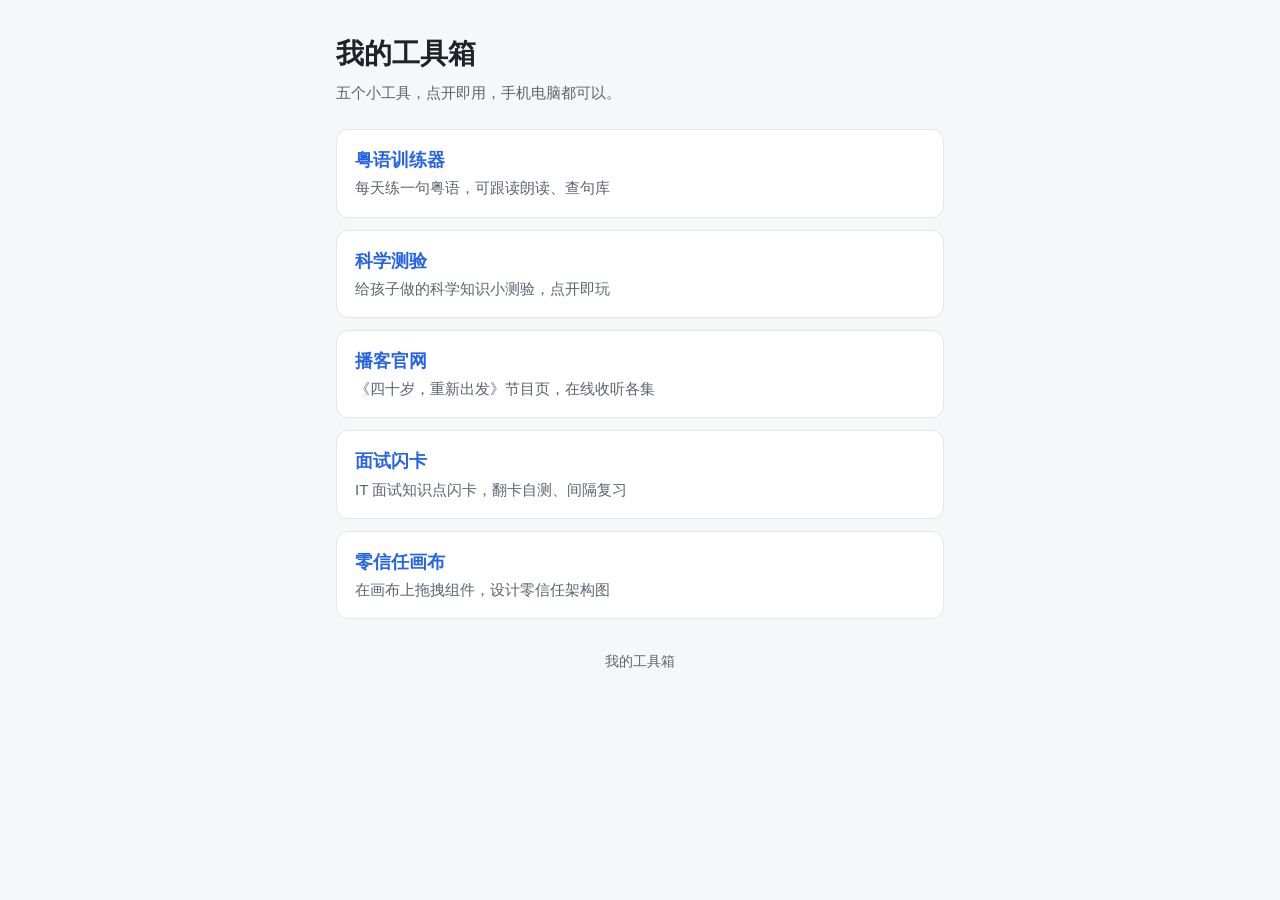
<file: index.html>
<!DOCTYPE html>
<html lang="zh-CN">
<head>
<meta charset="utf-8">
<meta name="viewport" content="width=device-width, initial-scale=1">
<title>我的工具箱</title>
<style>
  :root { --bg: #f6f7f9; --card: #fff; --text: #1f2328; --muted: #5b6470; --accent: #2563eb; --border: #e3e6ea; }
  * { box-sizing: border-box; }
  body { margin: 0; background: var(--bg); color: var(--text);
    font-family: -apple-system, BlinkMacSystemFont, "PingFang SC", "Hiragino Sans GB", "Microsoft YaHei", "Noto Sans CJK SC", sans-serif;
    line-height: 1.6; }
  main { max-width: 640px; margin: 0 auto; padding: 32px 16px 48px; }
  h1 { margin: 0 0 4px; font-size: 1.75rem; }
  .sub { margin: 0 0 24px; color: var(--muted); font-size: 0.95rem; }
  ul { list-style: none; margin: 0; padding: 0; display: grid; gap: 12px; }
  a.card { display: block; padding: 16px 18px; background: var(--card); border: 1px solid var(--border);
    border-radius: 12px; color: inherit; text-decoration: none; transition: border-color .15s, box-shadow .15s; }
  a.card:hover, a.card:focus-visible { border-color: var(--accent); box-shadow: 0 2px 10px rgba(37, 99, 235, .12); outline: none; }
  .name { display: block; font-size: 1.1rem; font-weight: 600; color: var(--accent); }
  .note { display: block; margin-top: 2px; color: var(--muted); font-size: 0.95rem; }
  footer { margin-top: 32px; color: var(--muted); font-size: 0.85rem; text-align: center; }
</style>
</head>
<body>
<main>
  <h1>我的工具箱</h1>
  <p class="sub">五个小工具，点开即用，手机电脑都可以。</p>
  <ul>
    <li><a class="card" href="cantonese-coach/"><span class="name">粤语训练器</span><span class="note">每天练一句粤语，可跟读朗读、查句库</span></a></li>
    <li><a class="card" href="kids-science-quiz/"><span class="name">科学测验</span><span class="note">给孩子做的科学知识小测验，点开即玩</span></a></li>
    <li><a class="card" href="podcast-website/"><span class="name">播客官网</span><span class="note">《四十岁，重新出发》节目页，在线收听各集</span></a></li>
    <li><a class="card" href="interview-flashcards/"><span class="name">面试闪卡</span><span class="note">IT 面试知识点闪卡，翻卡自测、间隔复习</span></a></li>
    <li><a class="card" href="ztna-canvas/"><span class="name">零信任画布</span><span class="note">在画布上拖拽组件，设计零信任架构图</span></a></li>
  </ul>
  <footer>我的工具箱</footer>
</main>
</body>
</html>
</file>
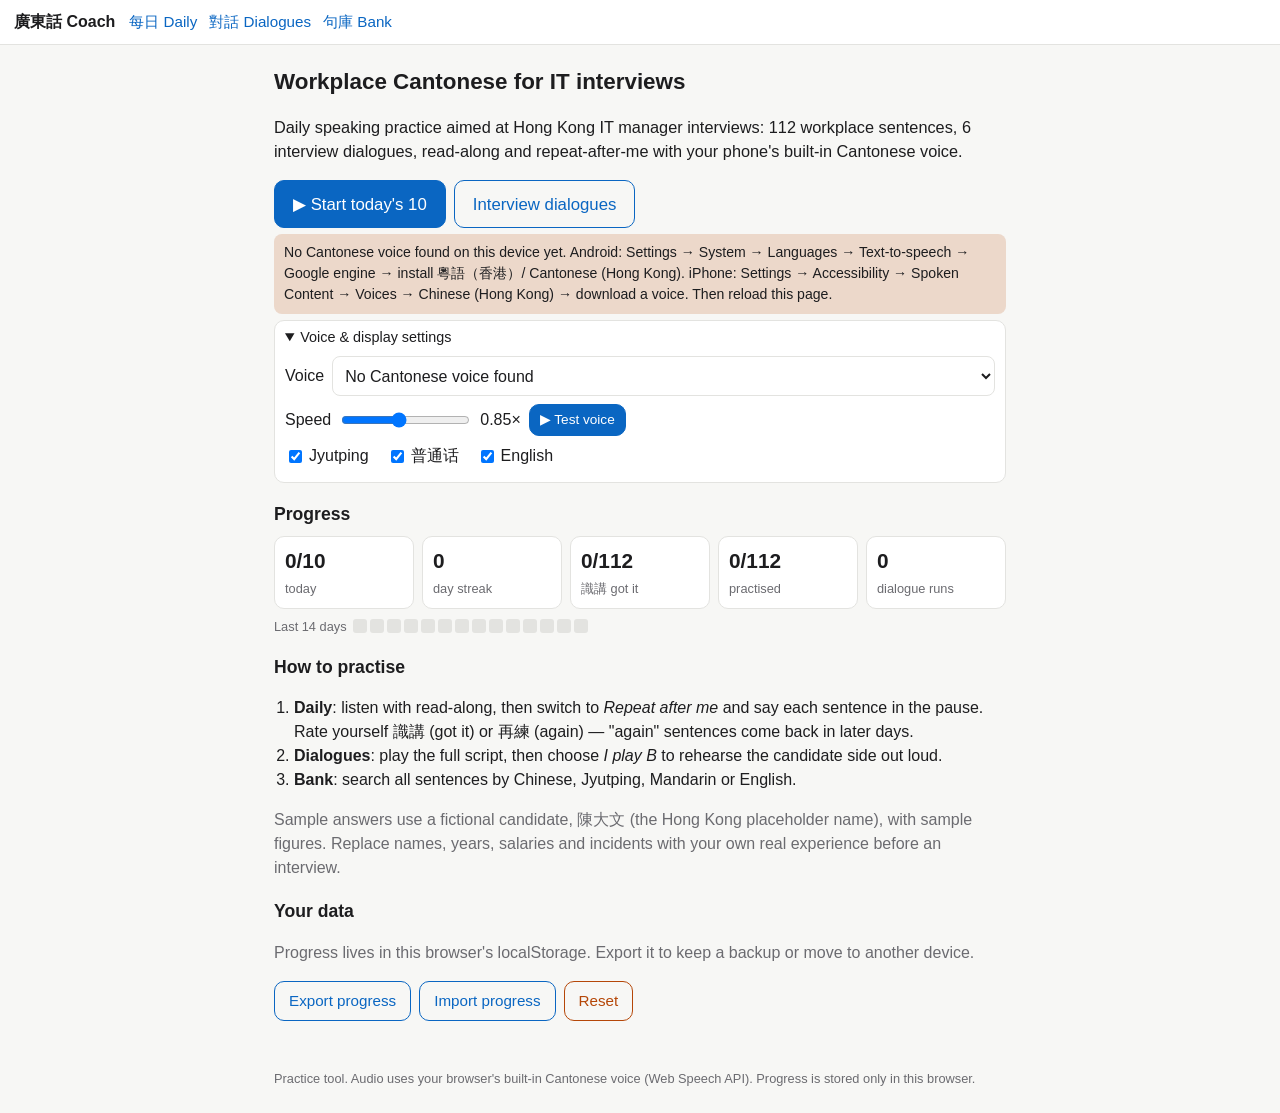
<file: cantonese-coach/index.html>
<!doctype html>
<html lang="en">
<head>
<meta charset="utf-8">
<meta name="viewport" content="width=device-width, initial-scale=1, viewport-fit=cover">
<meta name="color-scheme" content="light dark">
<title>Home · Cantonese Coach</title>
<link rel="stylesheet" href="css/style.css">
</head>
<body>
<header class="top">
  <a class="brand" href="index.html">廣東話 Coach</a>
  <nav>
    <a href="daily.html">每日 Daily</a>
    <a href="dialogues.html">對話 Dialogues</a>
    <a href="bank.html">句庫 Bank</a>
  </nav>
</header>
<main>
<section class="hero">
  <h1>Workplace Cantonese for IT interviews</h1>
  <p>Daily speaking practice aimed at Hong Kong IT manager interviews: <span id="bank-size"></span> workplace sentences, <span id="dialogue-count"></span> interview dialogues, read-along and repeat-after-me with your phone's built-in Cantonese voice.</p>
  <div class="cta">
    <a class="btn big" href="daily.html">▶ Start today's 10</a>
    <a class="btn big ghost" href="dialogues.html">Interview dialogues</a>
  </div>
</section>
<section id="voice"></section>
<section>
  <h2>Progress</h2>
  <div id="stats"></div>
</section>
<section class="notes">
  <h2>How to practise</h2>
  <ol>
    <li><b>Daily</b>: listen with read-along, then switch to <i>Repeat after me</i> and say each sentence in the pause. Rate yourself 識講 (got it) or 再練 (again) — "again" sentences come back in later days.</li>
    <li><b>Dialogues</b>: play the full script, then choose <i>I play B</i> to rehearse the candidate side out loud.</li>
    <li><b>Bank</b>: search all sentences by Chinese, Jyutping, Mandarin or English.</li>
  </ol>
  <p class="muted">Sample answers use a fictional candidate, 陳大文 (the Hong Kong placeholder name), with sample figures. Replace names, years, salaries and incidents with your own real experience before an interview.</p>
</section>
<section>
  <h2>Your data</h2>
  <p class="muted">Progress lives in this browser's localStorage. Export it to keep a backup or move to another device.</p>
  <div class="actions">
    <button class="btn ghost" id="export" type="button">Export progress</button>
    <label class="btn ghost file">Import progress<input id="import" type="file" accept="application/json,.json"></label>
    <button class="btn warn" id="reset" type="button">Reset</button>
  </div>
</section>
</main>
<footer class="foot muted">Practice tool. Audio uses your browser's built-in Cantonese voice (Web Speech API). Progress is stored only in this browser.</footer>
<script src="data/categories.js"></script>
<script src="data/sentences.js"></script>
<script src="data/dialogues.js"></script>
<script src="js/store.js"></script>
<script src="js/speech.js"></script>
<script src="js/ui.js"></script>
<script src="js/home.js"></script>
</body>
</html>
</file>
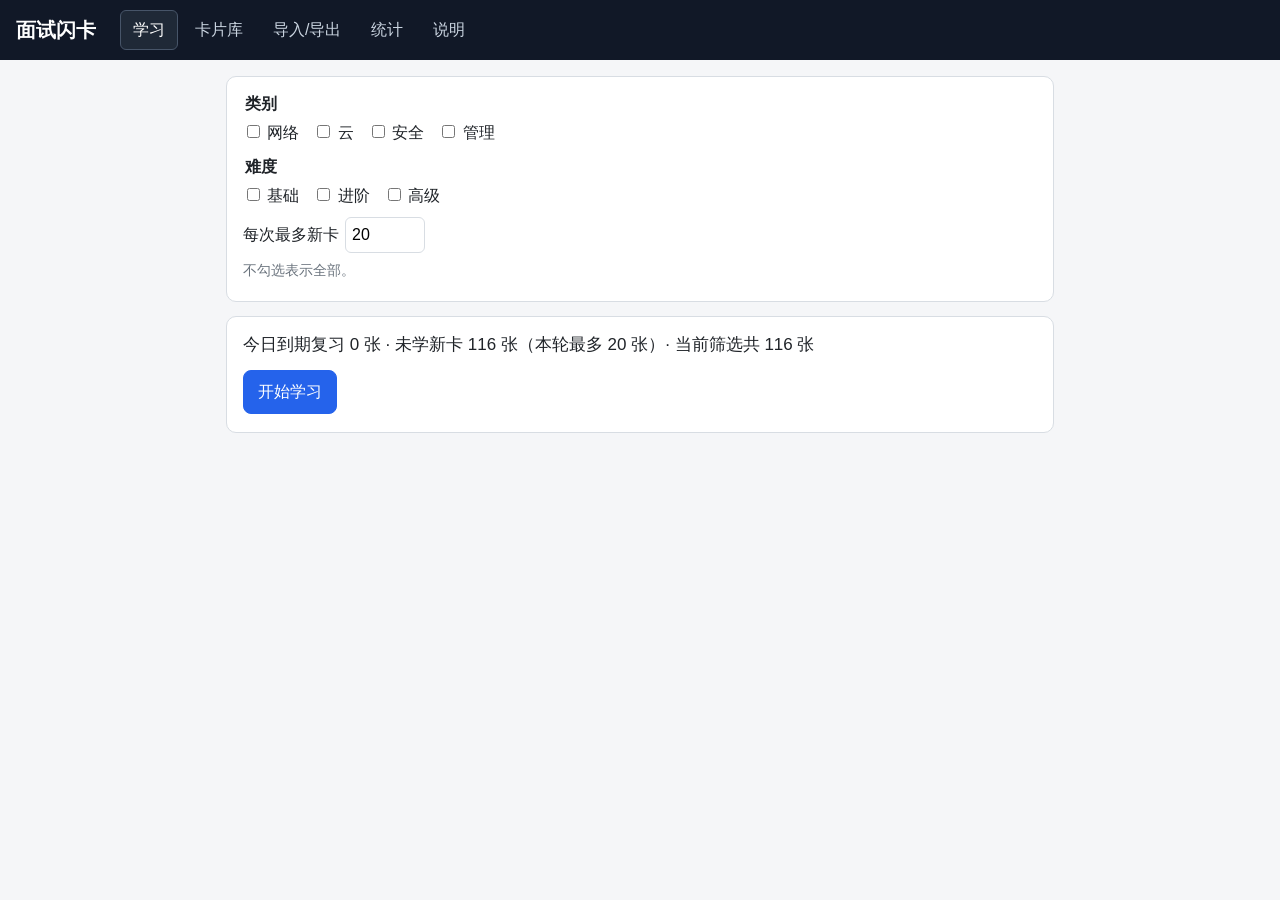
<file: interview-flashcards/index.html>
<!DOCTYPE html>
<html lang="zh-CN">
<head>
  <meta charset="utf-8">
  <meta name="viewport" content="width=device-width, initial-scale=1">
  <meta http-equiv="Content-Security-Policy" content="default-src 'none'; script-src 'self'; style-src 'self'; img-src 'self'; connect-src 'none'; form-action 'none'; base-uri 'none'">
  <meta name="referrer" content="no-referrer">
  <title>面试闪卡 · interview-flashcards</title>
  <link rel="stylesheet" href="css/style.css">
</head>
<body>
  <header class="topbar">
    <h1>面试闪卡</h1>
    <nav class="tabs" aria-label="主导航">
      <button type="button" class="tab active" data-view="study">学习</button>
      <button type="button" class="tab" data-view="library">卡片库</button>
      <button type="button" class="tab" data-view="io">导入/导出</button>
      <button type="button" class="tab" data-view="stats">统计</button>
      <button type="button" class="tab" data-view="about">说明</button>
    </nav>
  </header>

  <div id="banner" class="banner" hidden></div>

  <main>
    <section id="view-study" class="view">
      <div class="panel filters">
        <fieldset>
          <legend>类别</legend>
          <div id="study-categories" class="chips"></div>
        </fieldset>
        <fieldset>
          <legend>难度</legend>
          <div id="study-difficulties" class="chips"></div>
        </fieldset>
        <label class="inline">每次最多新卡
          <input id="new-limit" type="number" min="0" max="500" step="1">
        </label>
        <p class="hint">不勾选表示全部。</p>
      </div>

      <div class="panel">
        <p id="study-summary" class="summary"></p>
        <button type="button" id="start-btn" class="primary">开始学习</button>
        <button type="button" id="end-btn" class="secondary" hidden>结束本轮</button>
      </div>

      <div id="card-panel" class="panel card" hidden>
        <div class="card-meta">
          <span id="card-category" class="badge"></span>
          <span id="card-difficulty" class="badge muted"></span>
          <span id="card-mode" class="badge warn" hidden>重学</span>
          <span id="session-progress" class="right"></span>
        </div>
        <div id="card-front" class="front"></div>
        <button type="button" id="show-btn" class="primary">显示答案（空格）</button>
        <div id="card-back-wrap" hidden>
          <hr>
          <div id="card-back" class="back"></div>
          <p id="card-ref" class="ref"></p>
          <p class="hint">你回忆得怎么样？（键盘 0–5）</p>
          <div id="grades" class="grades"></div>
        </div>
      </div>

      <div id="done-panel" class="panel" hidden>
        <p class="summary">本轮完成。评分低于 4 的卡片已在本轮内重复，直到达到 4 分以上。</p>
      </div>
    </section>

    <section id="view-library" class="view" hidden>
      <div class="panel filters">
        <label class="inline">搜索 <input id="lib-search" type="search" placeholder="关键词"></label>
        <label class="inline">类别 <select id="lib-category"></select></label>
        <label class="inline">难度 <select id="lib-difficulty"></select></label>
        <span id="lib-count" class="hint"></span>
      </div>
      <div id="lib-list"></div>
    </section>

    <section id="view-io" class="view" hidden>
      <div class="panel">
        <h2>导出</h2>
        <p class="hint">导出当前卡组为 JSON 文件，可选择是否包含学习进度。</p>
        <button type="button" id="export-cards" class="secondary">导出卡组</button>
        <button type="button" id="export-all" class="secondary">导出卡组 + 学习进度</button>
      </div>
      <div class="panel">
        <h2>导入</h2>
        <p><input id="import-file" type="file" accept=".json,application/json"></p>
        <p>
          <label><input type="radio" name="import-mode" value="merge" checked> 合并（新 id 加入，相同 id 覆盖内容，保留进度）</label><br>
          <label><input type="radio" name="import-mode" value="replace"> 替换（卡组只保留文件中的卡片）</label>
        </p>
        <p><label><input id="import-progress" type="checkbox"> 同时导入文件中的学习进度（覆盖同 id 的本地进度）</label></p>
        <button type="button" id="import-btn" class="primary">导入</button>
        <div id="import-report" class="report" hidden></div>
      </div>
      <div class="panel">
        <h2>重置</h2>
        <button type="button" id="restore-seed" class="secondary">恢复内置卡组</button>
        <button type="button" id="reset-progress" class="danger">清除全部学习进度</button>
        <p id="reset-report" class="hint"></p>
      </div>
    </section>

    <section id="view-stats" class="view" hidden>
      <div class="panel">
        <table class="stats">
          <thead><tr><th>类别</th><th>卡片</th><th>已学</th><th>今日到期</th><th>7 天内到期</th><th>平均 EF</th></tr></thead>
          <tbody id="stats-body"></tbody>
        </table>
        <p id="stats-source" class="hint"></p>
      </div>
    </section>

    <section id="view-about" class="view" hidden>
      <div class="panel prose">
        <h2>SM-2 是怎么排期的</h2>
        <p>每次复习后按 0–5 给自己打分：</p>
        <ul>
          <li><b>5</b> 完美回忆；<b>4</b> 正确，稍有犹豫；<b>3</b> 正确，但非常吃力；</li>
          <li><b>2</b> 错误，但看答案后觉得很容易；<b>1</b> 错误，看答案后想起来了；<b>0</b> 完全想不起来。</li>
        </ul>
        <p>得分 ≥ 3：连续正确次数 n 加 1，间隔依次为 1 天、6 天，之后为「上次间隔 × EF」（向上取整）；然后更新难度系数 EF（初始 2.5，最低 1.3）。</p>
        <p>得分 &lt; 3：从头开始，n 归零，明天再复习，EF 保持不变。</p>
        <p>当天每张卡第一次评分决定排期；评分低于 4 的卡会在本轮末尾重复出现，直到达到 4 分，这些重复不改变排期。</p>
        <h2>数据存在哪里</h2>
        <p>所有卡片和进度只保存在本浏览器的 localStorage 中，不联网、不上传。换浏览器或清除站点数据前，请先在「导入/导出」页导出备份。</p>
      </div>
    </section>
  </main>

  <script src="js/sm2.js"></script>
  <script src="js/deck.js"></script>
  <script src="js/study.js"></script>
  <script src="js/storage.js"></script>
  <script src="js/seed-deck.js"></script>
  <script src="js/app.js"></script>
</body>
</html>
</file>
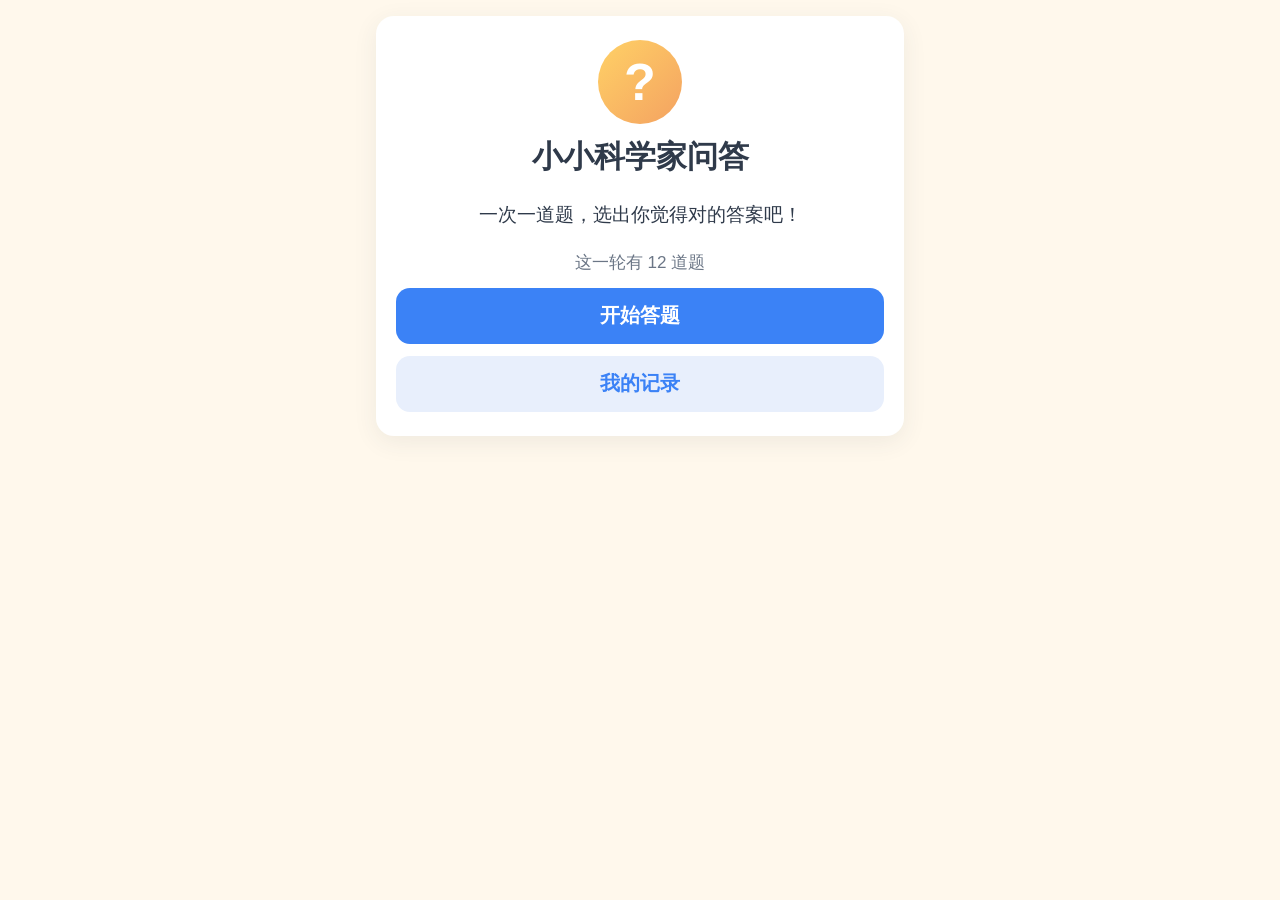
<file: kids-science-quiz/index.html>
<!DOCTYPE html>
<html lang="zh-CN">
<head>
  <meta charset="utf-8">
  <meta name="viewport" content="width=device-width, initial-scale=1, viewport-fit=cover">
  <meta http-equiv="Content-Security-Policy" content="default-src 'none'; script-src 'self'; style-src 'self'; img-src 'self' data:; connect-src 'none'; form-action 'none'; base-uri 'none'">
  <meta name="referrer" content="no-referrer">
  <title>小小科学家问答</title>
  <link rel="stylesheet" href="style.css">
</head>
<body>
  <main id="app" class="app">
    <section id="screen-start" class="screen">
      <div class="badge" aria-hidden="true">?</div>
      <h1 id="title">小小科学家问答</h1>
      <p class="lead">一次一道题，选出你觉得对的答案吧！</p>
      <p id="bank-info" class="muted"></p>
      <p id="progress-snapshot" class="muted"></p>
      <button id="btn-start" class="btn btn-primary" type="button">开始答题</button>
      <button id="btn-records" class="btn btn-secondary" type="button">我的记录</button>
      <div id="bank-errors" class="errors" hidden></div>
    </section>

    <section id="screen-question" class="screen" hidden>
      <div class="topbar">
        <span id="q-counter"></span>
        <span id="q-score"></span>
      </div>
      <div class="bar" aria-hidden="true"><div id="q-bar" class="bar-fill"></div></div>
      <p id="q-topic" class="topic"></p>
      <h2 id="q-text" class="question"></h2>
      <div id="q-options" class="options" role="group" aria-label="选项"></div>
      <div id="q-feedback" class="feedback" hidden aria-live="polite">
        <p id="fb-title" class="fb-title"></p>
        <p id="fb-answer" class="fb-answer"></p>
        <p id="fb-explanation" class="fb-explanation"></p>
        <button id="btn-next" class="btn btn-primary" type="button">下一题</button>
      </div>
    </section>

    <section id="screen-end" class="screen" hidden>
      <h2>答题完成！</h2>
      <p id="end-stars" class="stars" aria-hidden="true"></p>
      <p id="end-score" class="big-score"></p>
      <p id="end-message" class="lead"></p>
      <div id="end-missed" class="missed" hidden>
        <h3>再看一看这些题：</h3>
        <ul id="end-missed-list"></ul>
      </div>
      <p id="end-save-note" class="muted" hidden>这台设备不能保存记录，但这次的成绩依然很棒！</p>
      <button id="btn-again" class="btn btn-primary" type="button">再玩一次</button>
      <button id="btn-home" class="btn btn-secondary" type="button">回到首页</button>
    </section>

    <section id="screen-records" class="screen" hidden>
      <h2>我的记录</h2>
      <dl class="stats">
        <div><dt>玩了几次</dt><dd id="rec-plays"></dd></div>
        <div><dt>最好成绩</dt><dd id="rec-best"></dd></div>
        <div><dt>答对率</dt><dd id="rec-rate"></dd></div>
      </dl>
      <h3>最近几次</h3>
      <ul id="rec-history" class="history"></ul>
      <button id="btn-records-home" class="btn btn-primary" type="button">回到首页</button>
      <button id="btn-reset" class="btn btn-link" type="button">清除记录（家长）</button>
    </section>
  </main>
  <script src="questions.js"></script>
  <script src="quiz-core.js"></script>
  <script src="app.js"></script>
</body>
</html>
</file>
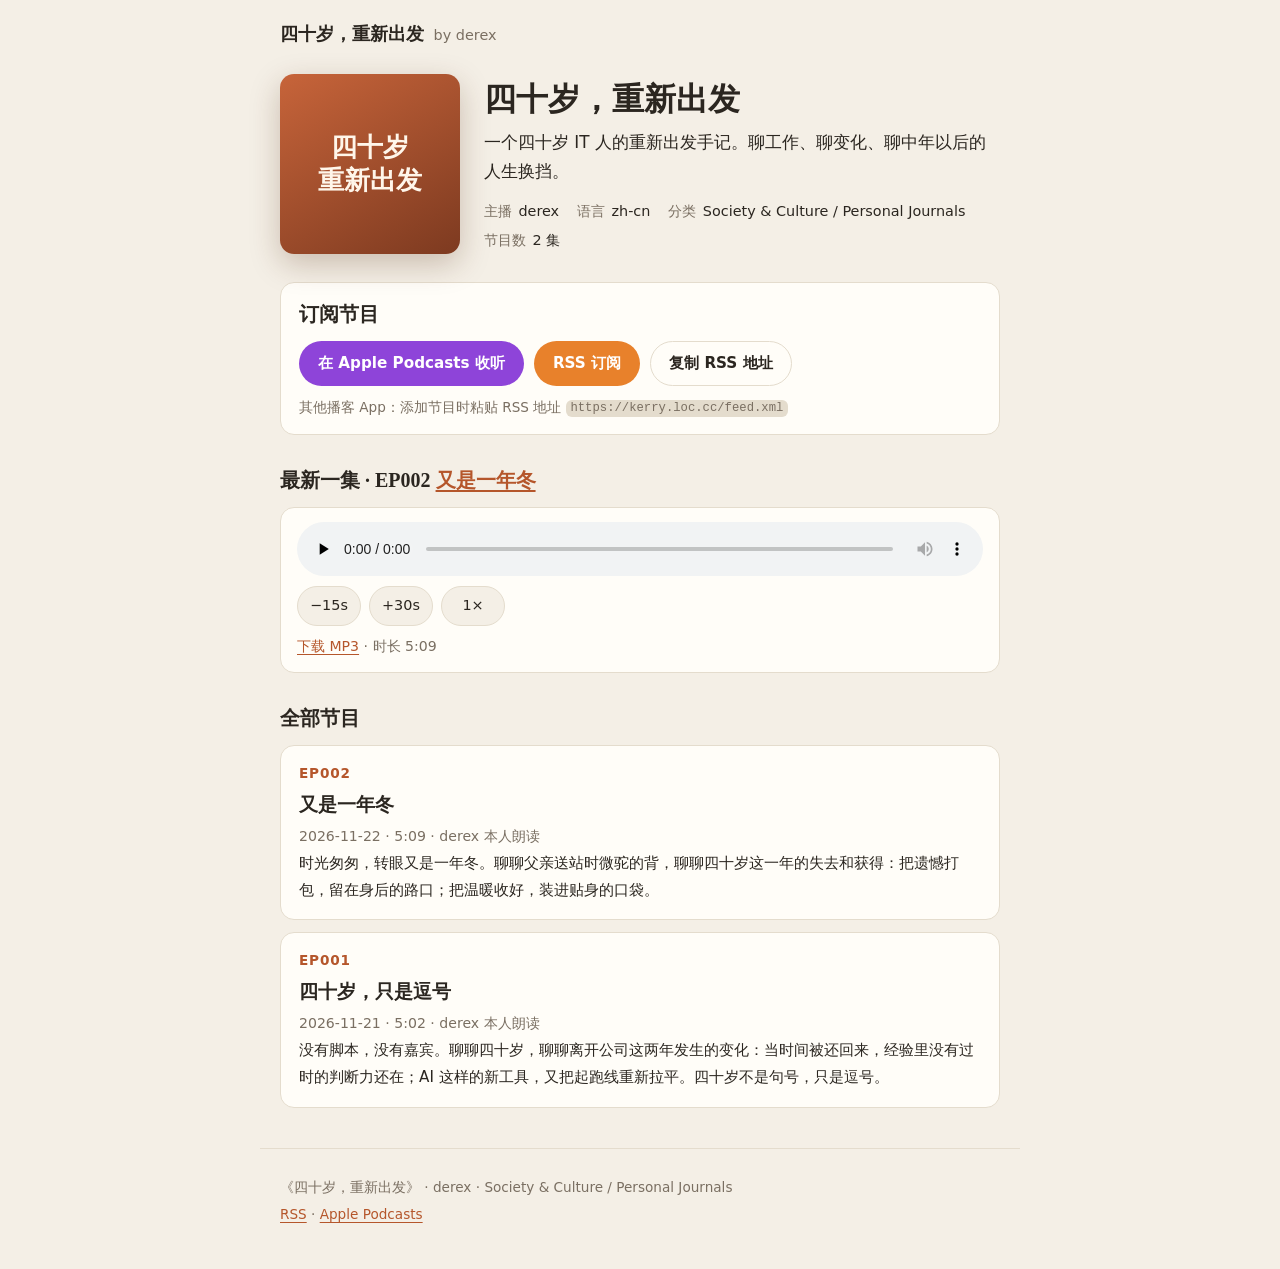
<file: podcast-website/index.html>
<!doctype html>
<html lang="zh-cn">
<head>
  <meta charset="utf-8">
  <meta name="viewport" content="width=device-width, initial-scale=1">
  <title>四十岁，重新出发</title>
  <meta name="description" content="一个四十岁 IT 人的重新出发手记。聊工作、聊变化、聊中年以后的人生换挡。">
  <meta property="og:title" content="四十岁，重新出发">
  <meta property="og:description" content="一个四十岁 IT 人的重新出发手记。聊工作、聊变化、聊中年以后的人生换挡。">
  <meta name="theme-color" content="#f4efe6">
  <link rel="alternate" type="application/rss+xml" title="四十岁，重新出发" href="https://kerry.loc.cc/feed.xml">
  <link rel="stylesheet" href="assets/style.css">
</head>
<body>
  <header class="site-header">
    <a class="brand" href="index.html">四十岁，重新出发</a>
    <span class="brand-sub">by derex</span>
  </header>
  <main class="container">
    <section class="hero">
      <div class="cover" aria-hidden="true"><span>四十岁</span><span>重新出发</span></div>
      <div class="hero-text">
        <h1>四十岁，重新出发</h1>
        <p class="lead">一个四十岁 IT 人的重新出发手记。聊工作、聊变化、聊中年以后的人生换挡。</p>
        <dl class="show-facts">
          <div><dt>主播</dt><dd>derex</dd></div>
          <div><dt>语言</dt><dd>zh-cn</dd></div>
          <div><dt>分类</dt><dd>Society &amp; Culture / Personal Journals</dd></div>
          <div><dt>节目数</dt><dd>2 集</dd></div>
        </dl>
      </div>
    </section>
    <section class="subscribe" aria-labelledby="subscribe-title">
      <h2 id="subscribe-title">订阅节目</h2>
      <div class="sub-buttons">
        <a class="btn btn-apple" href="https://podcasts.apple.com/us/podcast/%E5%9B%9B%E5%8D%81%E5%B2%81-%E9%87%8D%E6%96%B0%E5%87%BA%E5%8F%91/id6837763099?uo=4" rel="noopener" data-sub="apple">在 Apple Podcasts 收听</a>
        <a class="btn btn-rss" href="https://kerry.loc.cc/feed.xml" data-sub="rss">RSS 订阅</a>
        <button class="btn btn-copy" type="button" data-copy="https://kerry.loc.cc/feed.xml">复制 RSS 地址</button>
      </div>
      <p class="sub-hint">其他播客 App：添加节目时粘贴 RSS 地址 <code>https://kerry.loc.cc/feed.xml</code></p>
    </section>
    <section class="latest" aria-labelledby="latest-title">
      <h2 id="latest-title">最新一集 · EP002 <a href="episodes/ep002.html">又是一年冬</a></h2>
      <div class="player" data-episode="ep002">
        <audio controls preload="none" src="https://kerry.loc.cc/episodes/ep002-2026-11-22.mp3">
          你的浏览器不支持音频播放，请 <a href="https://kerry.loc.cc/episodes/ep002-2026-11-22.mp3">直接打开音频</a>。
        </audio>
        <div class="player-controls" hidden>
          <button type="button" data-skip="-15" aria-label="后退 15 秒">−15s</button>
          <button type="button" data-skip="30" aria-label="前进 30 秒">+30s</button>
          <button type="button" data-speed aria-label="播放速度">1×</button>
        </div>
        <p class="player-links"><a href="https://kerry.loc.cc/episodes/ep002-2026-11-22.mp3" download>下载 MP3</a> · 时长 5:09</p>
      </div>
    </section>
    <section class="episodes" aria-labelledby="episodes-title">
      <h2 id="episodes-title">全部节目</h2>
      <ol class="ep-list" reversed>
        <li class="ep-card">
          <a href="episodes/ep002.html">
            <span class="ep-code">EP002</span>
            <span class="ep-title">又是一年冬</span>
            <span class="ep-meta"><time datetime="2026-11-22">2026-11-22</time> · <span class="duration">5:09</span> · <span class="reader">derex 本人朗读</span></span>
            <span class="ep-summary">时光匆匆，转眼又是一年冬。聊聊父亲送站时微驼的背，聊聊四十岁这一年的失去和获得：把遗憾打包，留在身后的路口；把温暖收好，装进贴身的口袋。</span>
          </a>
        </li>
        <li class="ep-card">
          <a href="episodes/ep001.html">
            <span class="ep-code">EP001</span>
            <span class="ep-title">四十岁，只是逗号</span>
            <span class="ep-meta"><time datetime="2026-11-21">2026-11-21</time> · <span class="duration">5:02</span> · <span class="reader">derex 本人朗读</span></span>
            <span class="ep-summary">没有脚本，没有嘉宾。聊聊四十岁，聊聊离开公司这两年发生的变化：当时间被还回来，经验里没有过时的判断力还在；AI 这样的新工具，又把起跑线重新拉平。四十岁不是句号，只是逗号。</span>
          </a>
        </li>
      </ol>
    </section>
  </main>
  <footer class="site-footer">
    <p>《四十岁，重新出发》 · derex · Society &amp; Culture / Personal Journals</p>
    <p><a href="https://kerry.loc.cc/feed.xml">RSS</a> · <a href="https://podcasts.apple.com/us/podcast/%E5%9B%9B%E5%8D%81%E5%B2%81-%E9%87%8D%E6%96%B0%E5%87%BA%E5%8F%91/id6837763099?uo=4" rel="noopener">Apple Podcasts</a></p>
  </footer>
  <script src="assets/player.js" defer></script>
</body>
</html>
</file>
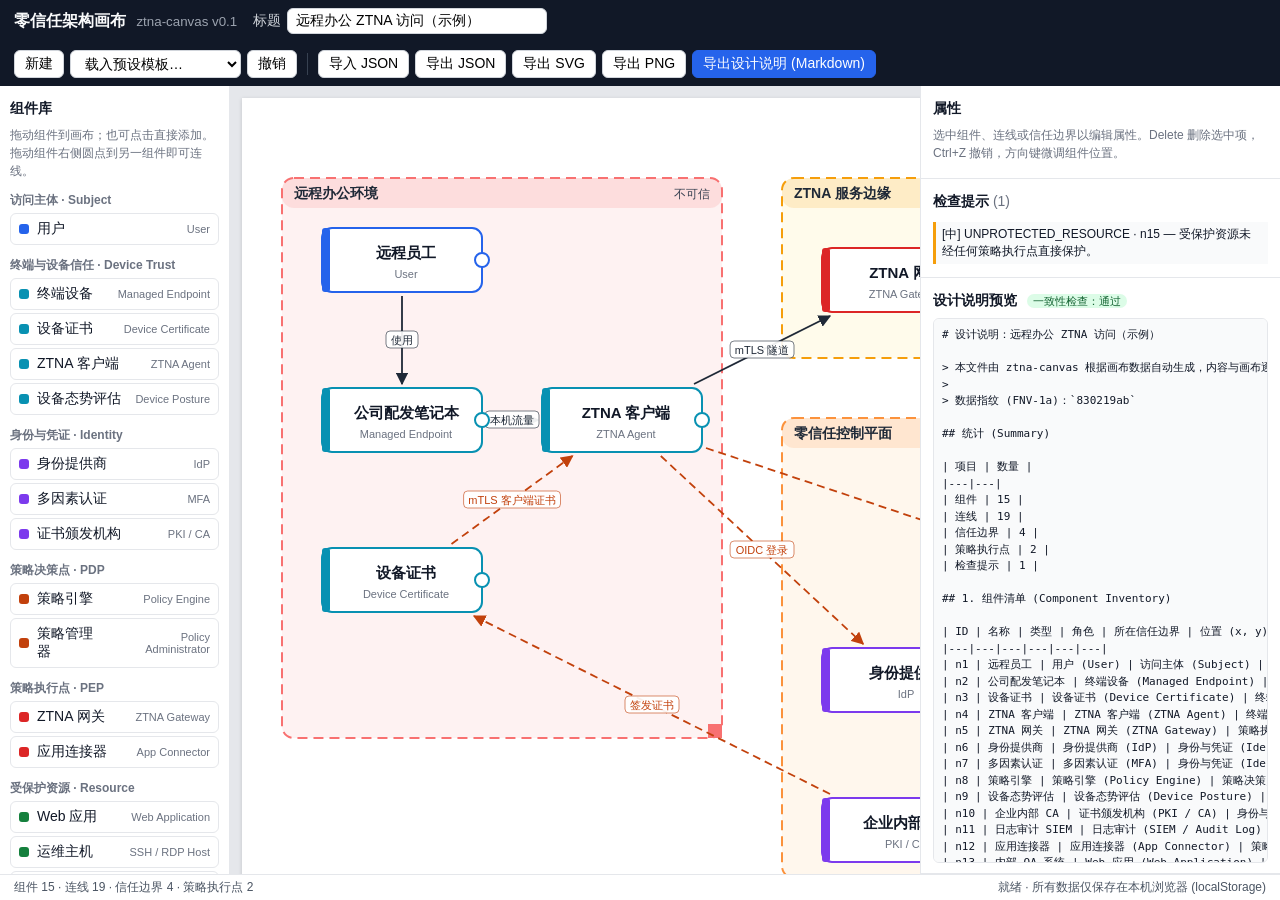
<file: ztna-canvas/index.html>
<!doctype html>
<html lang="zh-CN">
<head>
  <meta charset="utf-8">
  <meta http-equiv="Content-Security-Policy" content="default-src 'self'; script-src 'self'; style-src 'self'; img-src 'self' blob: data:; font-src 'self'; connect-src 'none'; object-src 'none'; base-uri 'none'; form-action 'none'">
  <meta name="viewport" content="width=device-width, initial-scale=1">
  <title>零信任架构画布 · ztna-canvas</title>
  <link rel="stylesheet" href="css/app.css">
</head>
<body>
  <header class="toolbar">
    <div class="brand">零信任架构画布 <small>ztna-canvas v0.1</small></div>
    <label class="title-field">标题 <input id="title-input" maxlength="60" aria-label="画布标题"></label>
    <div class="actions">
      <button id="btn-new" type="button">新建</button>
      <select id="preset-select" aria-label="载入预设模板"><option value="">载入预设模板…</option></select>
      <button id="btn-undo" type="button" title="Ctrl+Z">撤销</button>
      <span class="sep"></span>
      <button id="btn-import" type="button">导入 JSON</button>
      <input id="file-import" type="file" accept=".json,application/json" hidden>
      <button id="btn-export-json" type="button">导出 JSON</button>
      <button id="btn-export-svg" type="button">导出 SVG</button>
      <button id="btn-export-png" type="button">导出 PNG</button>
      <button id="btn-export-md" type="button" class="primary">导出设计说明 (Markdown)</button>
    </div>
  </header>
  <main class="layout">
    <aside class="palette" id="palette" aria-label="组件库">
      <h2>组件库</h2>
      <p class="hint">拖动组件到画布；也可点击直接添加。拖动组件右侧圆点到另一组件即可连线。</p>
      <div id="palette-groups"></div>
    </aside>
    <section class="canvas-wrap" id="canvas-wrap" aria-label="画布">
      <div id="canvas" class="canvas"></div>
    </section>
    <aside class="side">
      <section class="panel">
        <h2>属性</h2>
        <div id="props"></div>
      </section>
      <section class="panel">
        <h2>检查提示 <span id="findings-count" class="count"></span></h2>
        <ul id="findings" class="findings"></ul>
      </section>
      <section class="panel grow">
        <h2>设计说明预览 <span id="consistency-badge" class="badge"></span></h2>
        <pre id="notes-preview" class="notes"></pre>
      </section>
    </aside>
  </main>
  <footer class="status"><span id="status-counts"></span><span id="status-msg" role="status" aria-live="polite"></span></footer>
  <script src="js/core/util.js"></script>
  <script src="js/core/catalog.js"></script>
  <script src="js/core/geometry.js"></script>
  <script src="js/core/model.js"></script>
  <script src="js/core/analysis.js"></script>
  <script src="js/core/notes.js"></script>
  <script src="js/core/svg.js"></script>
  <script src="js/core/consistency.js"></script>
  <script src="js/core/presets.js"></script>
  <script src="js/ui/png.js"></script>
  <script src="js/ui/app.js"></script>
</body>
</html>
</file>
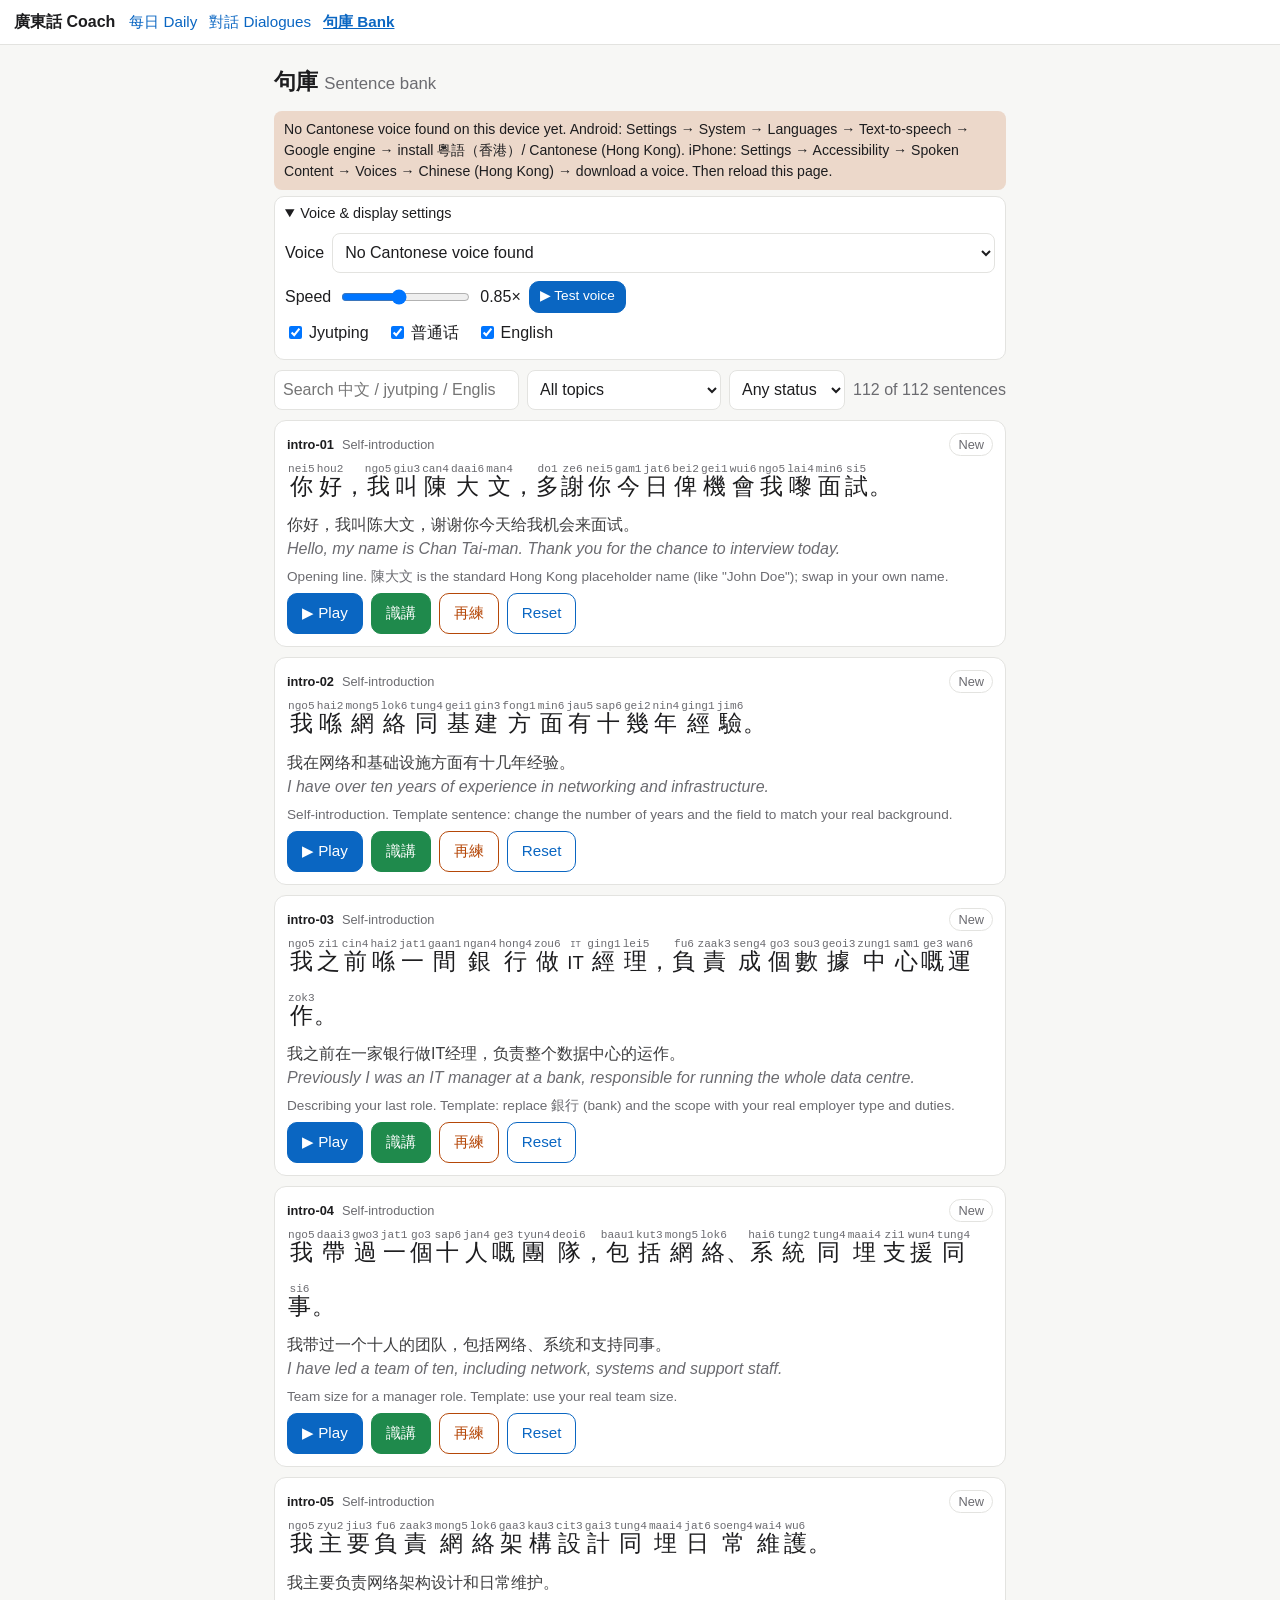
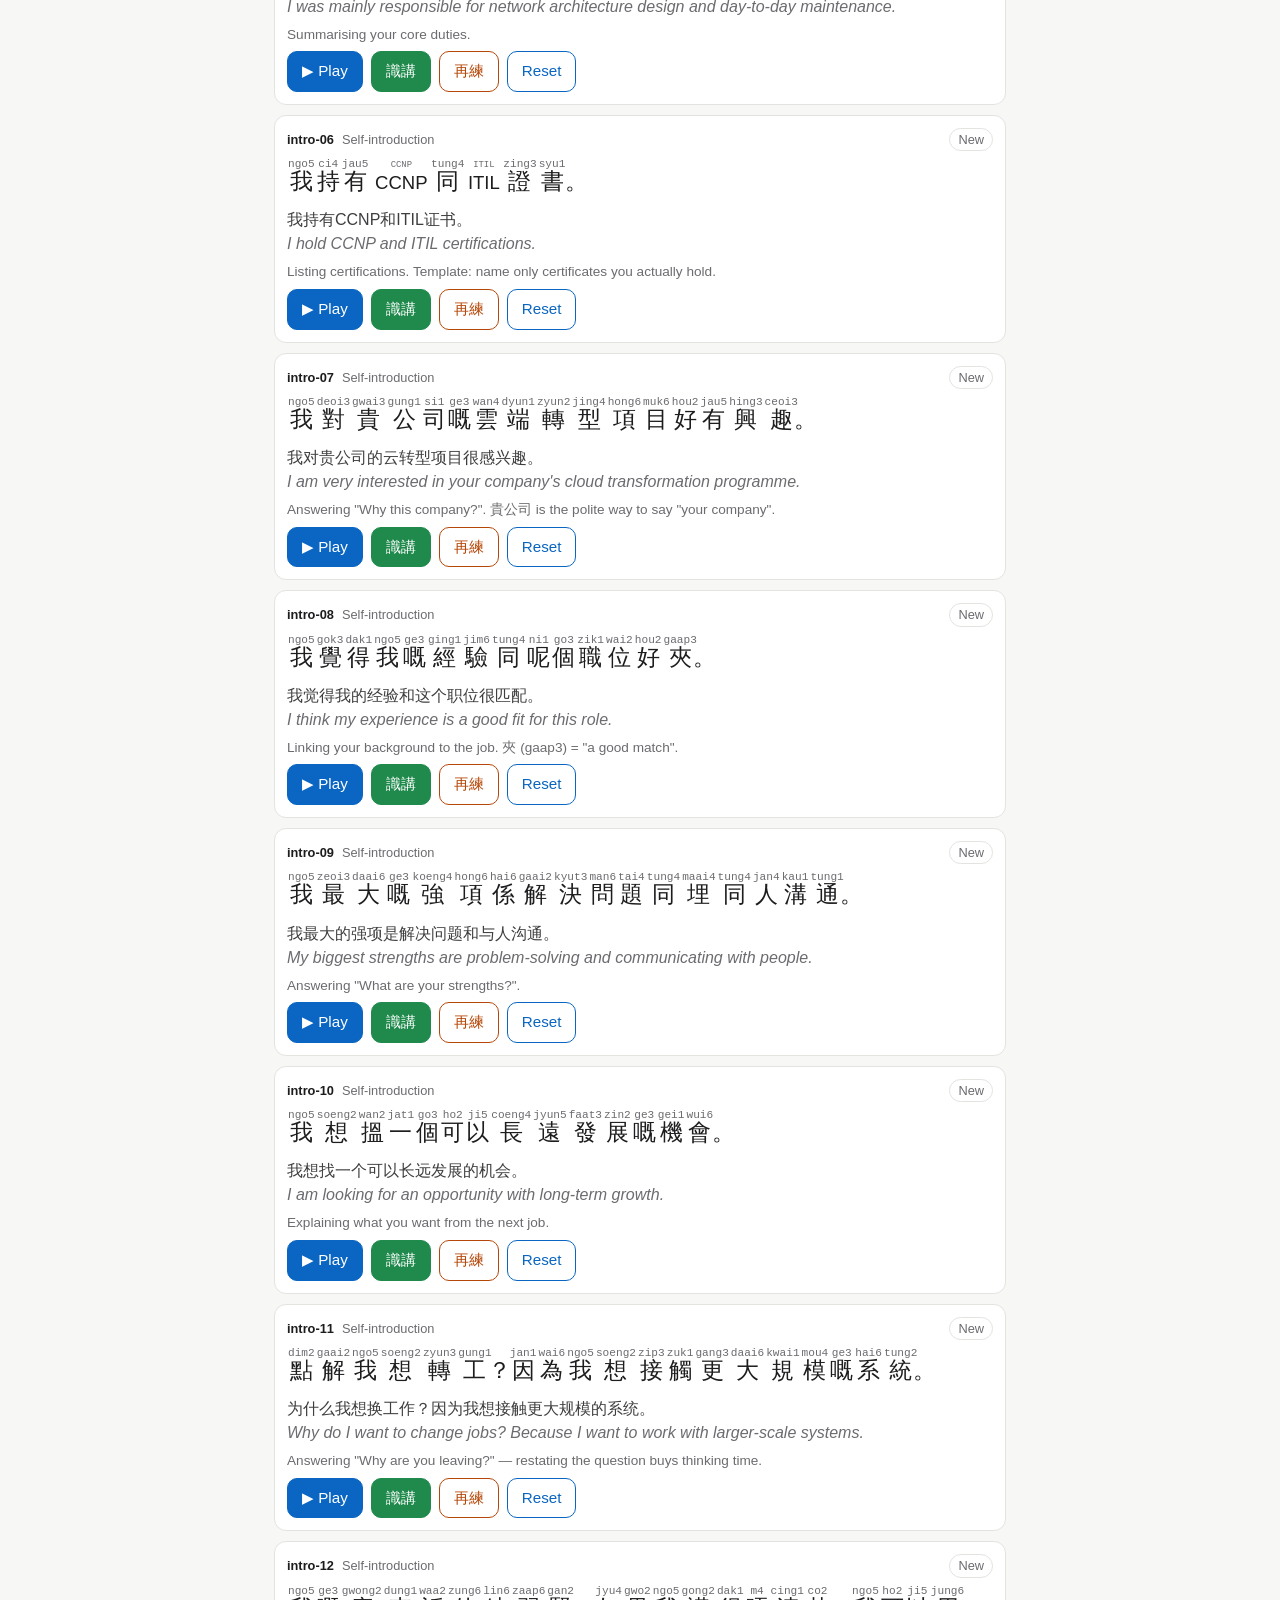
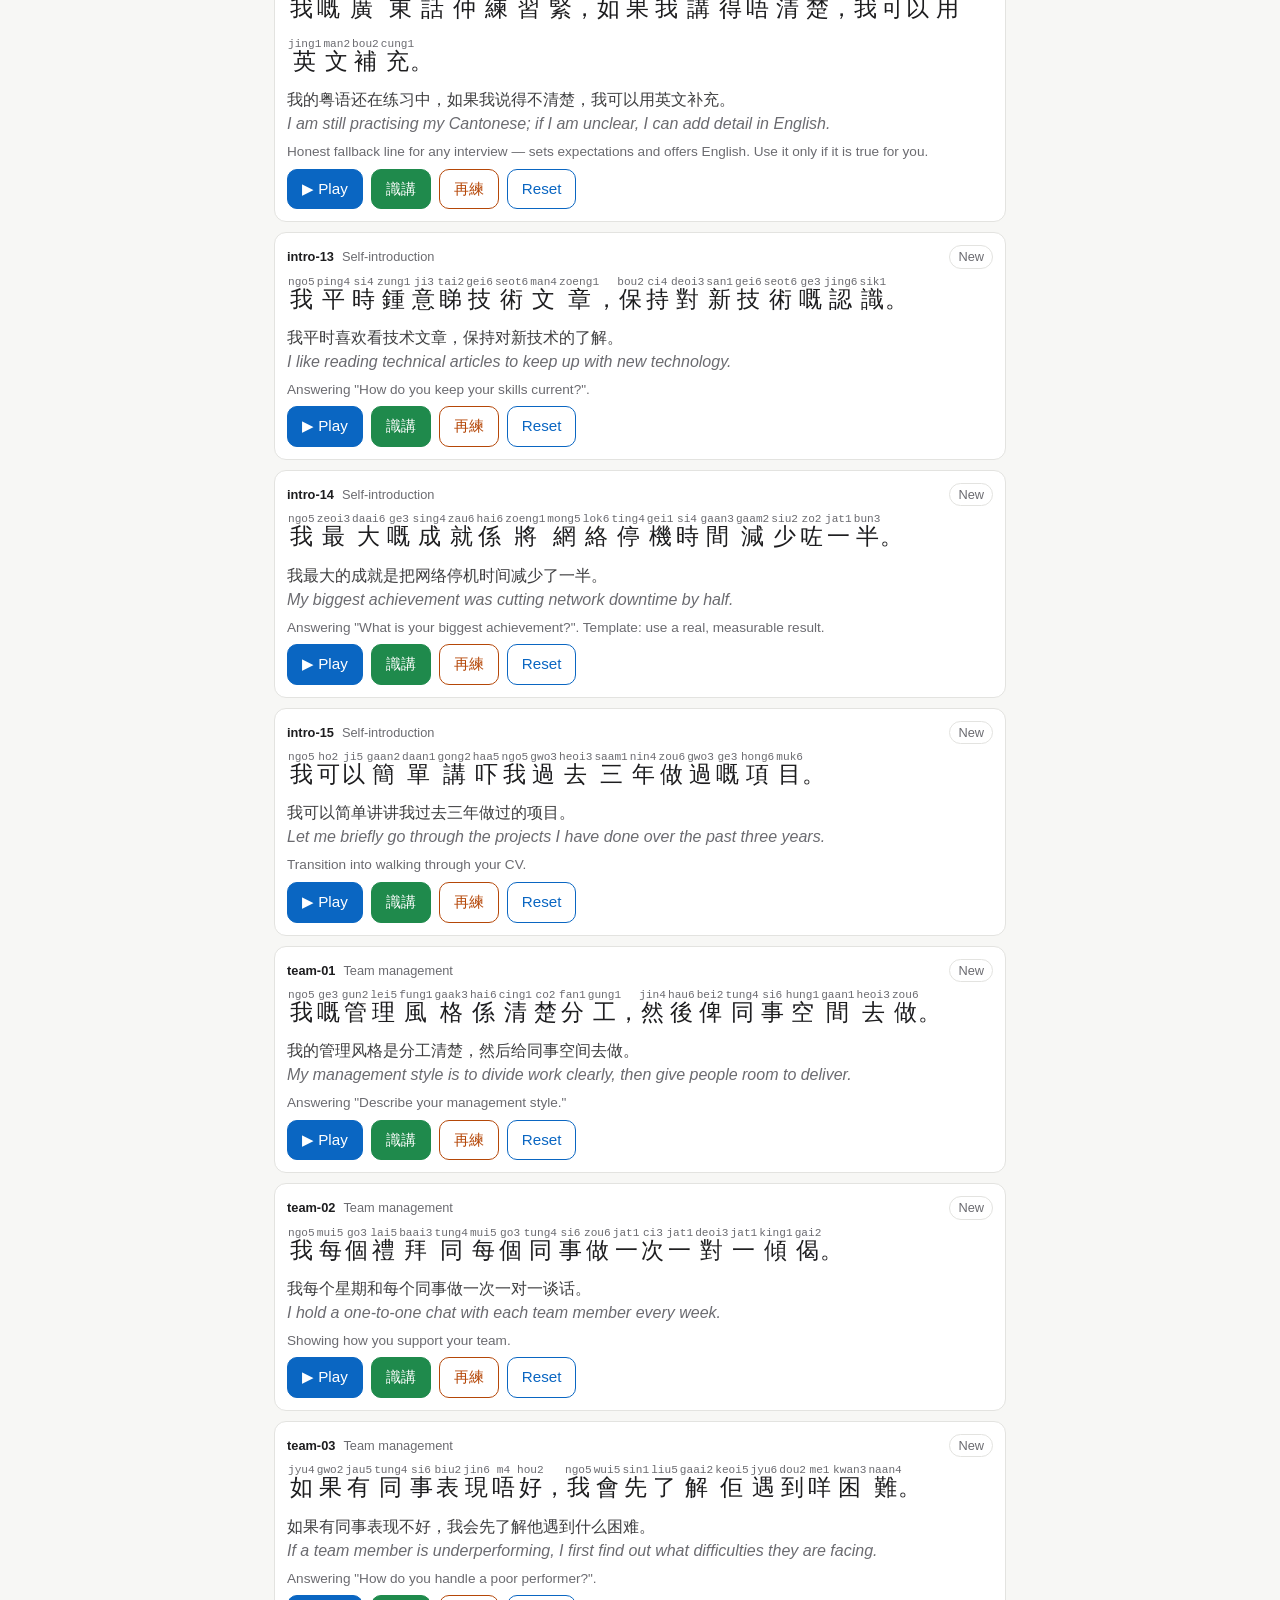
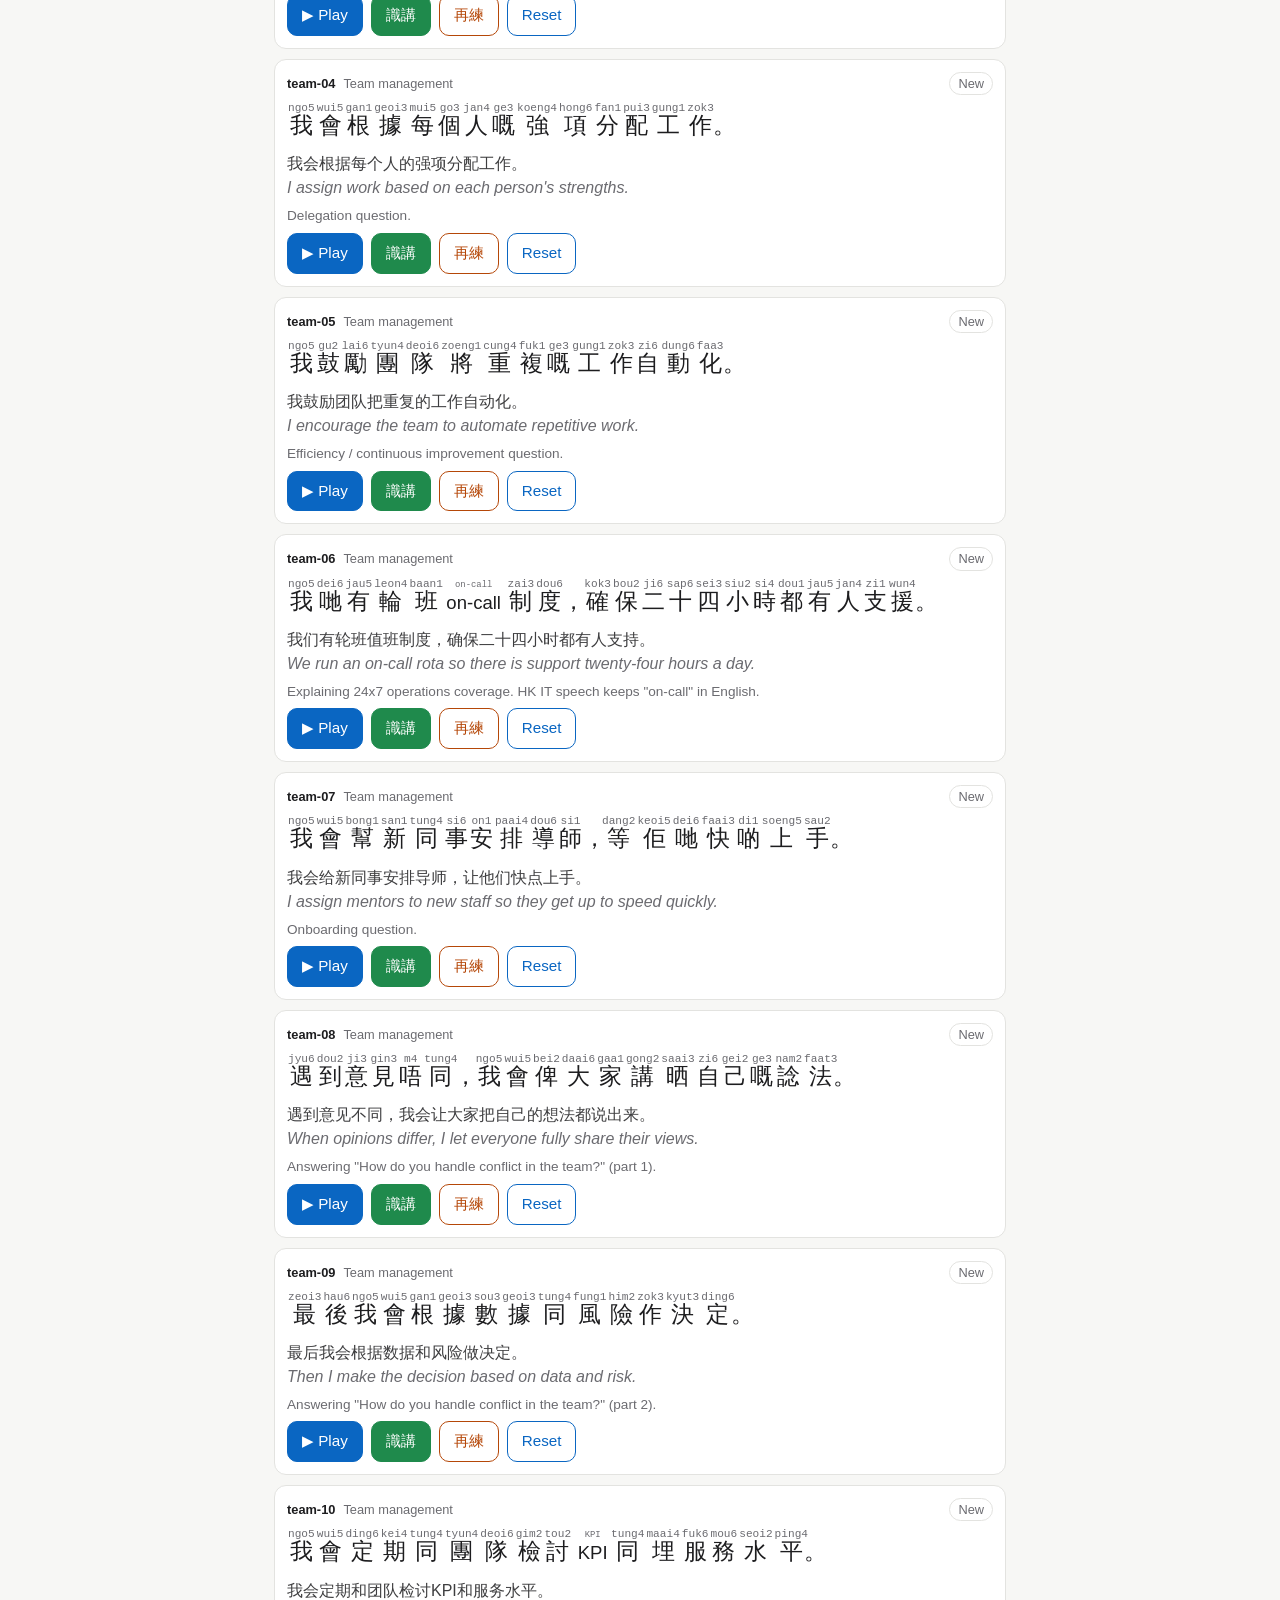
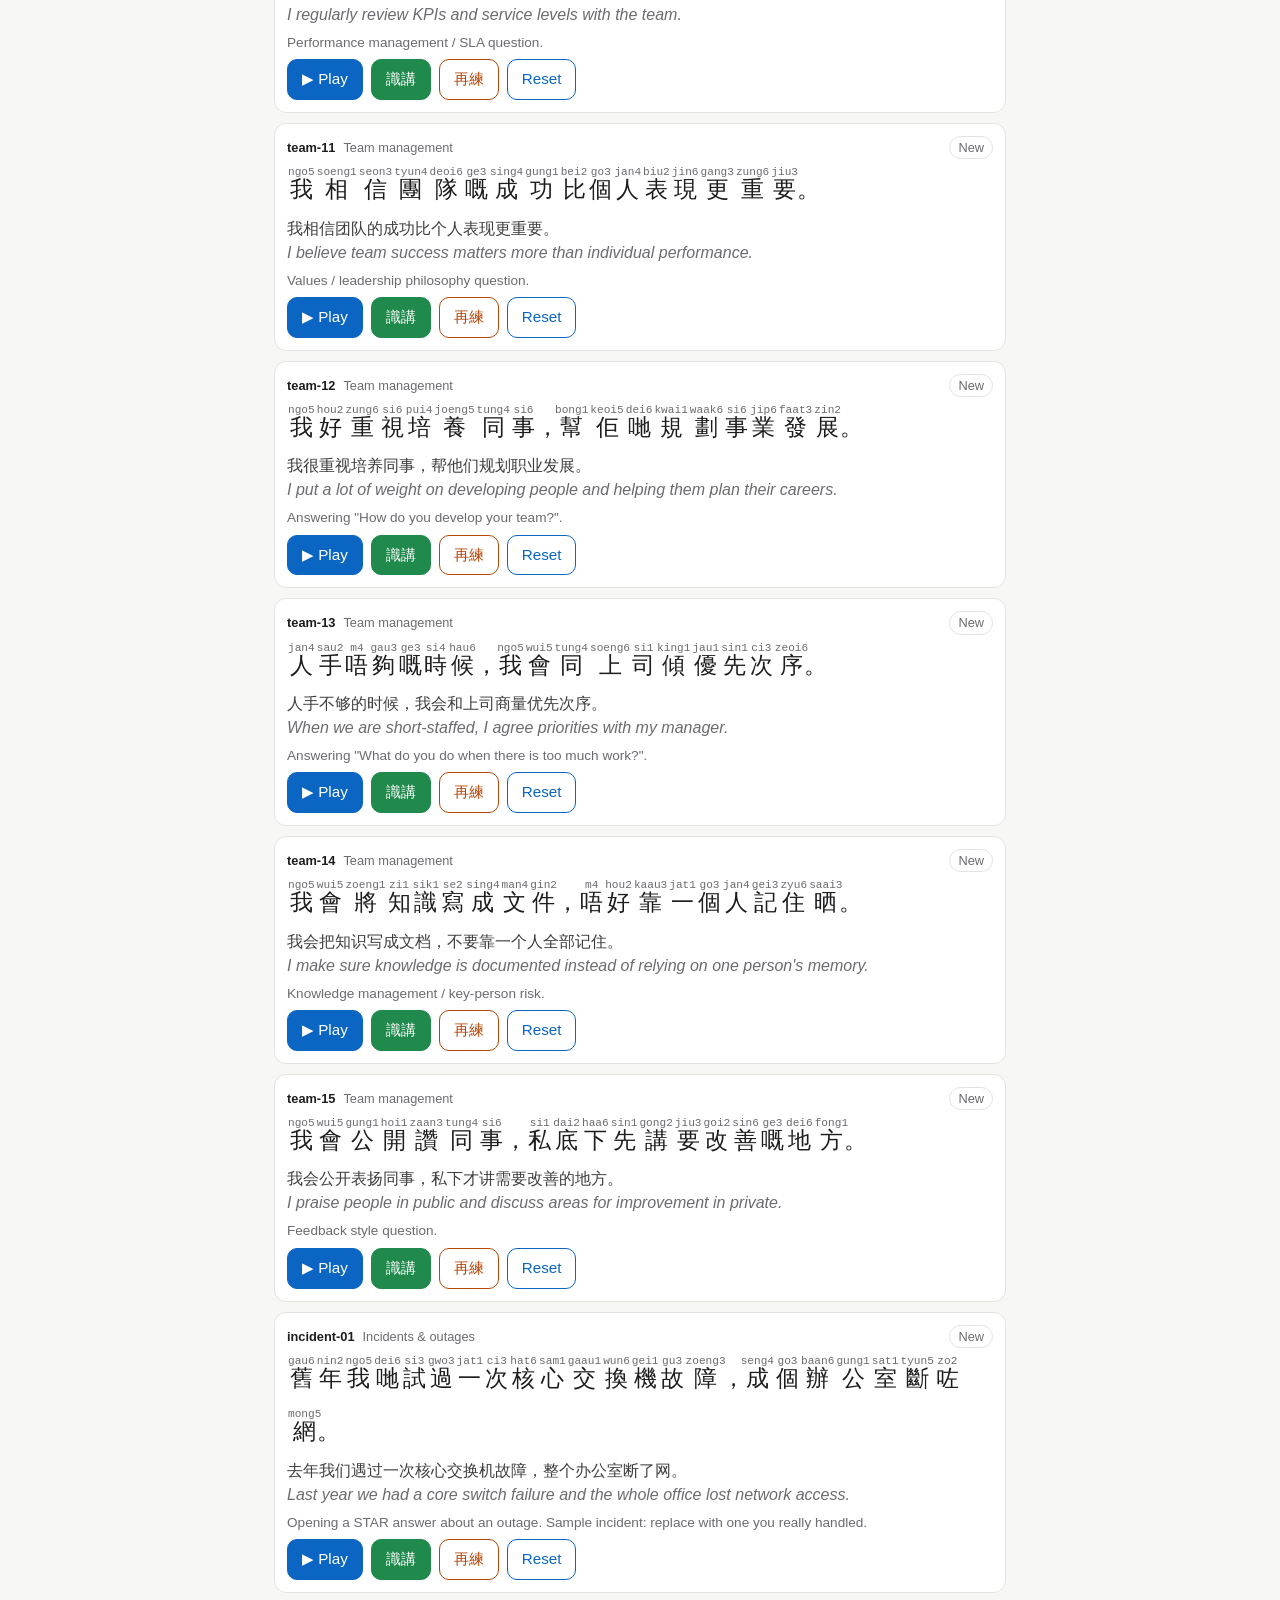
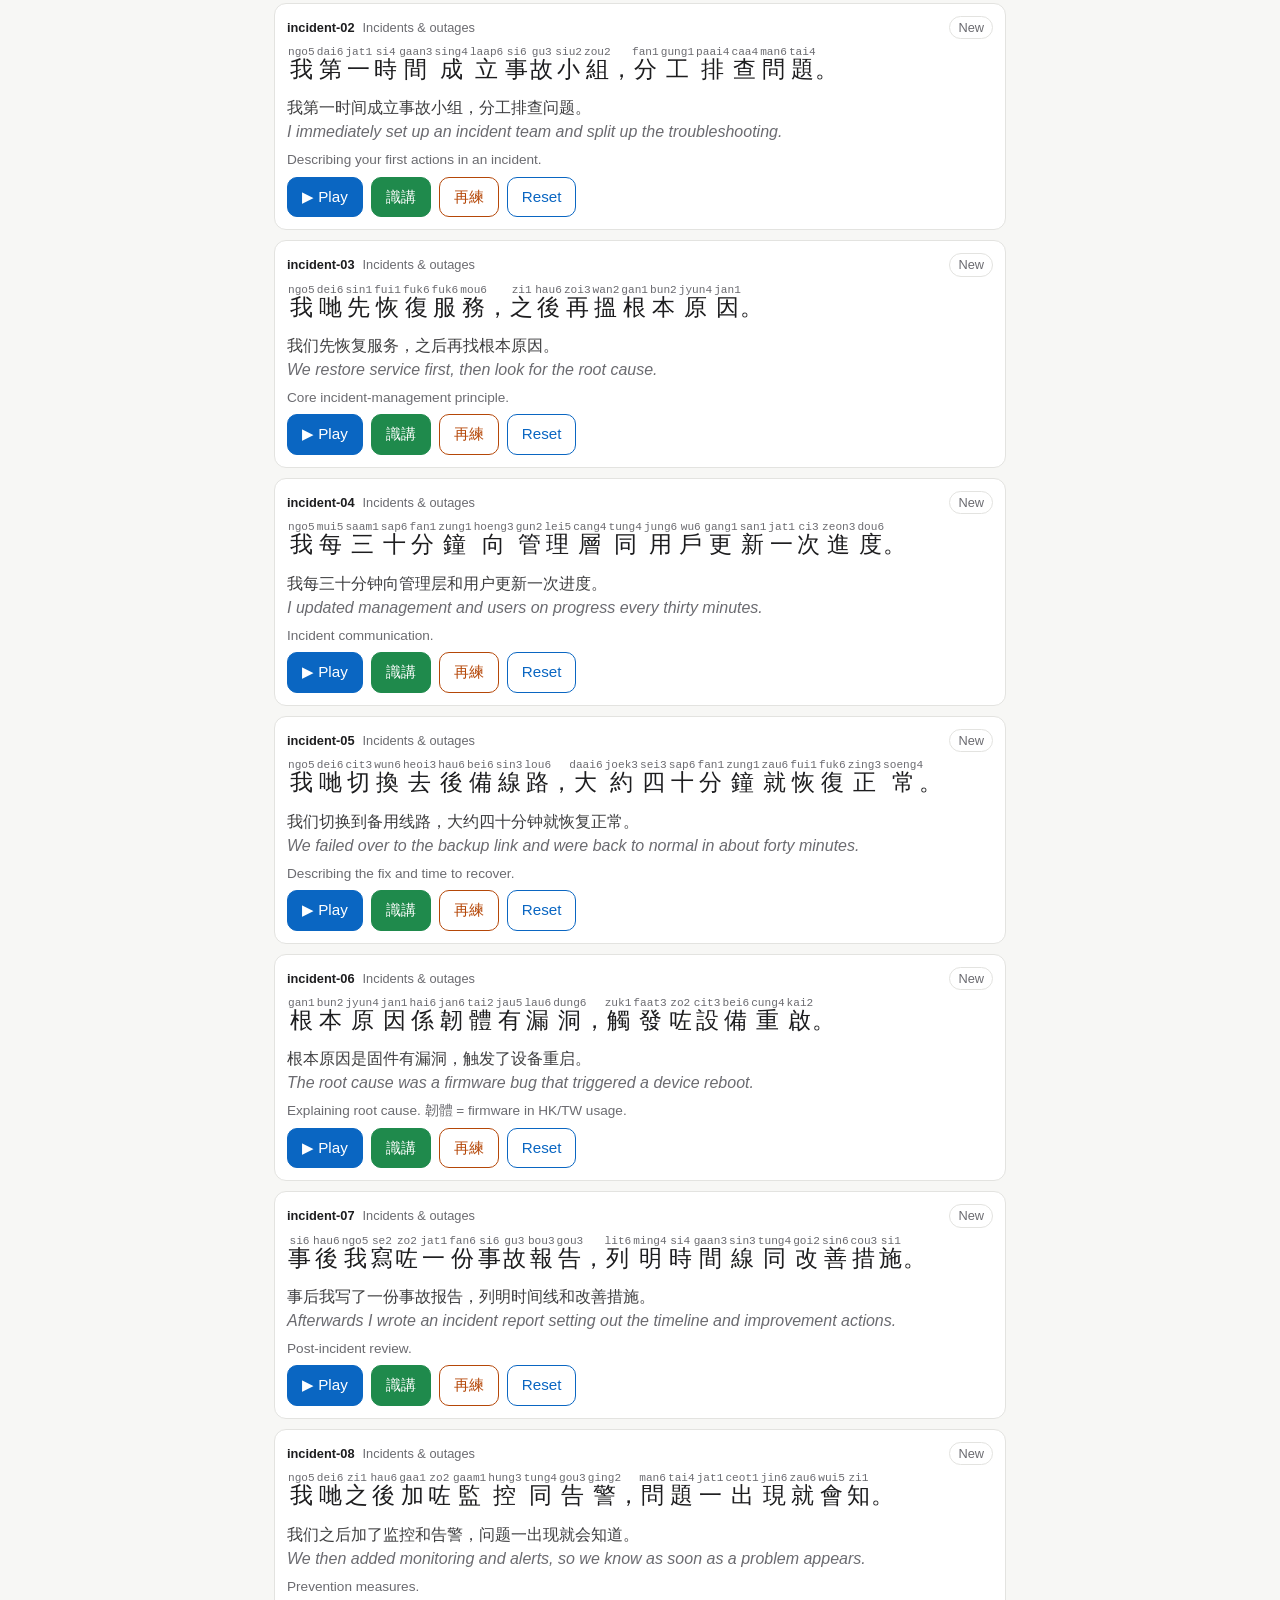
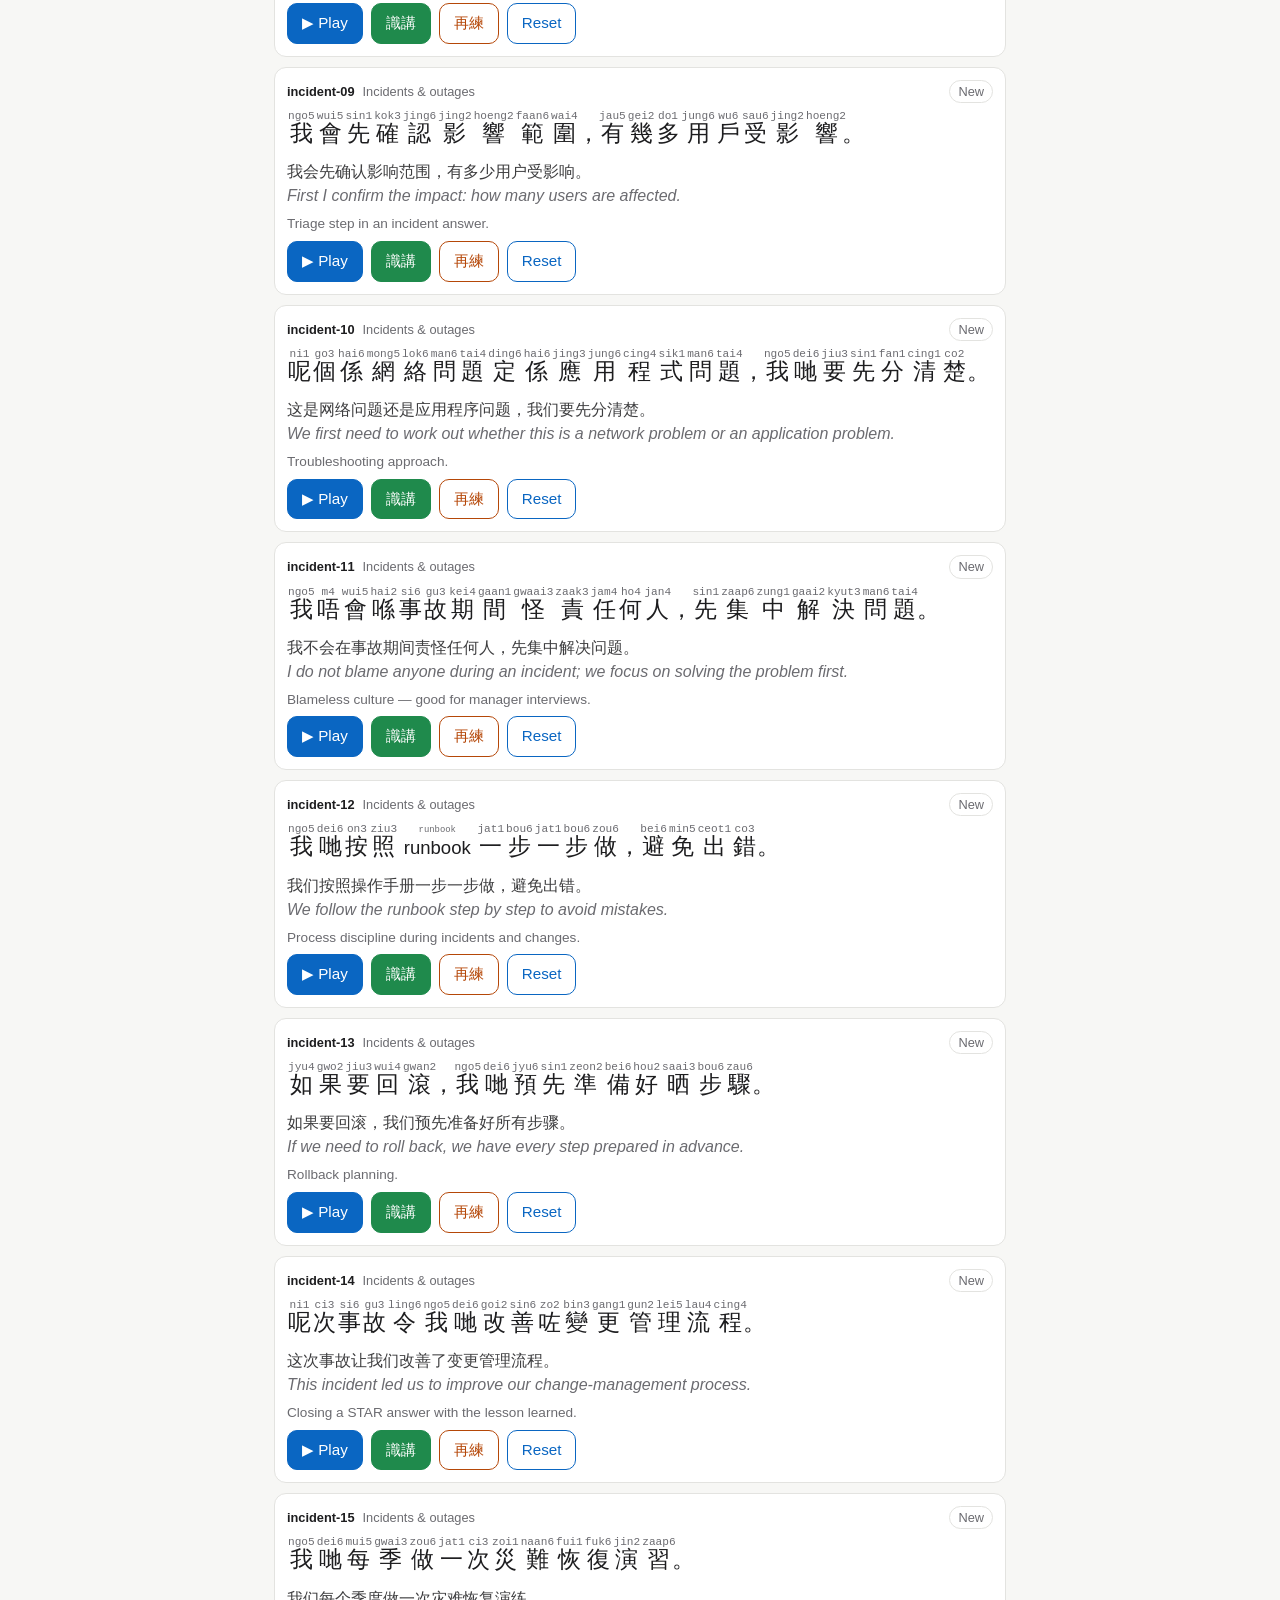
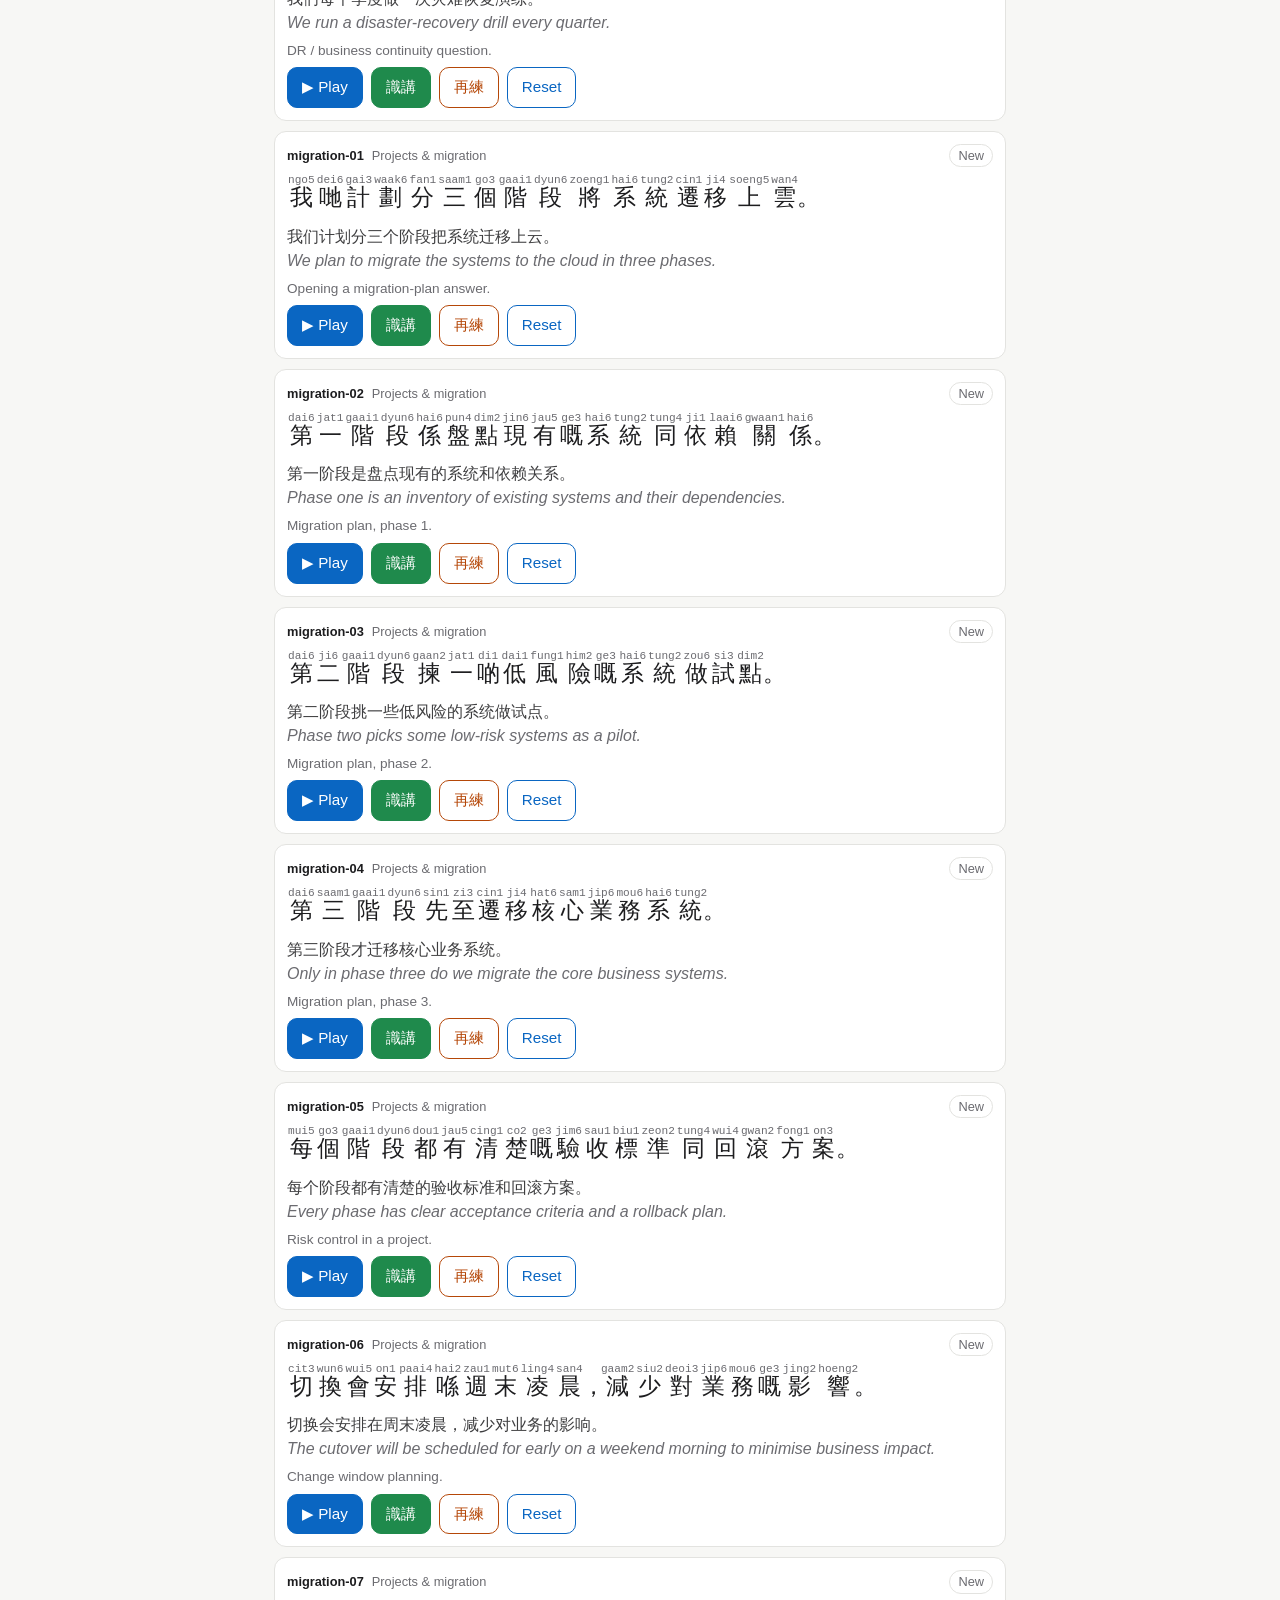
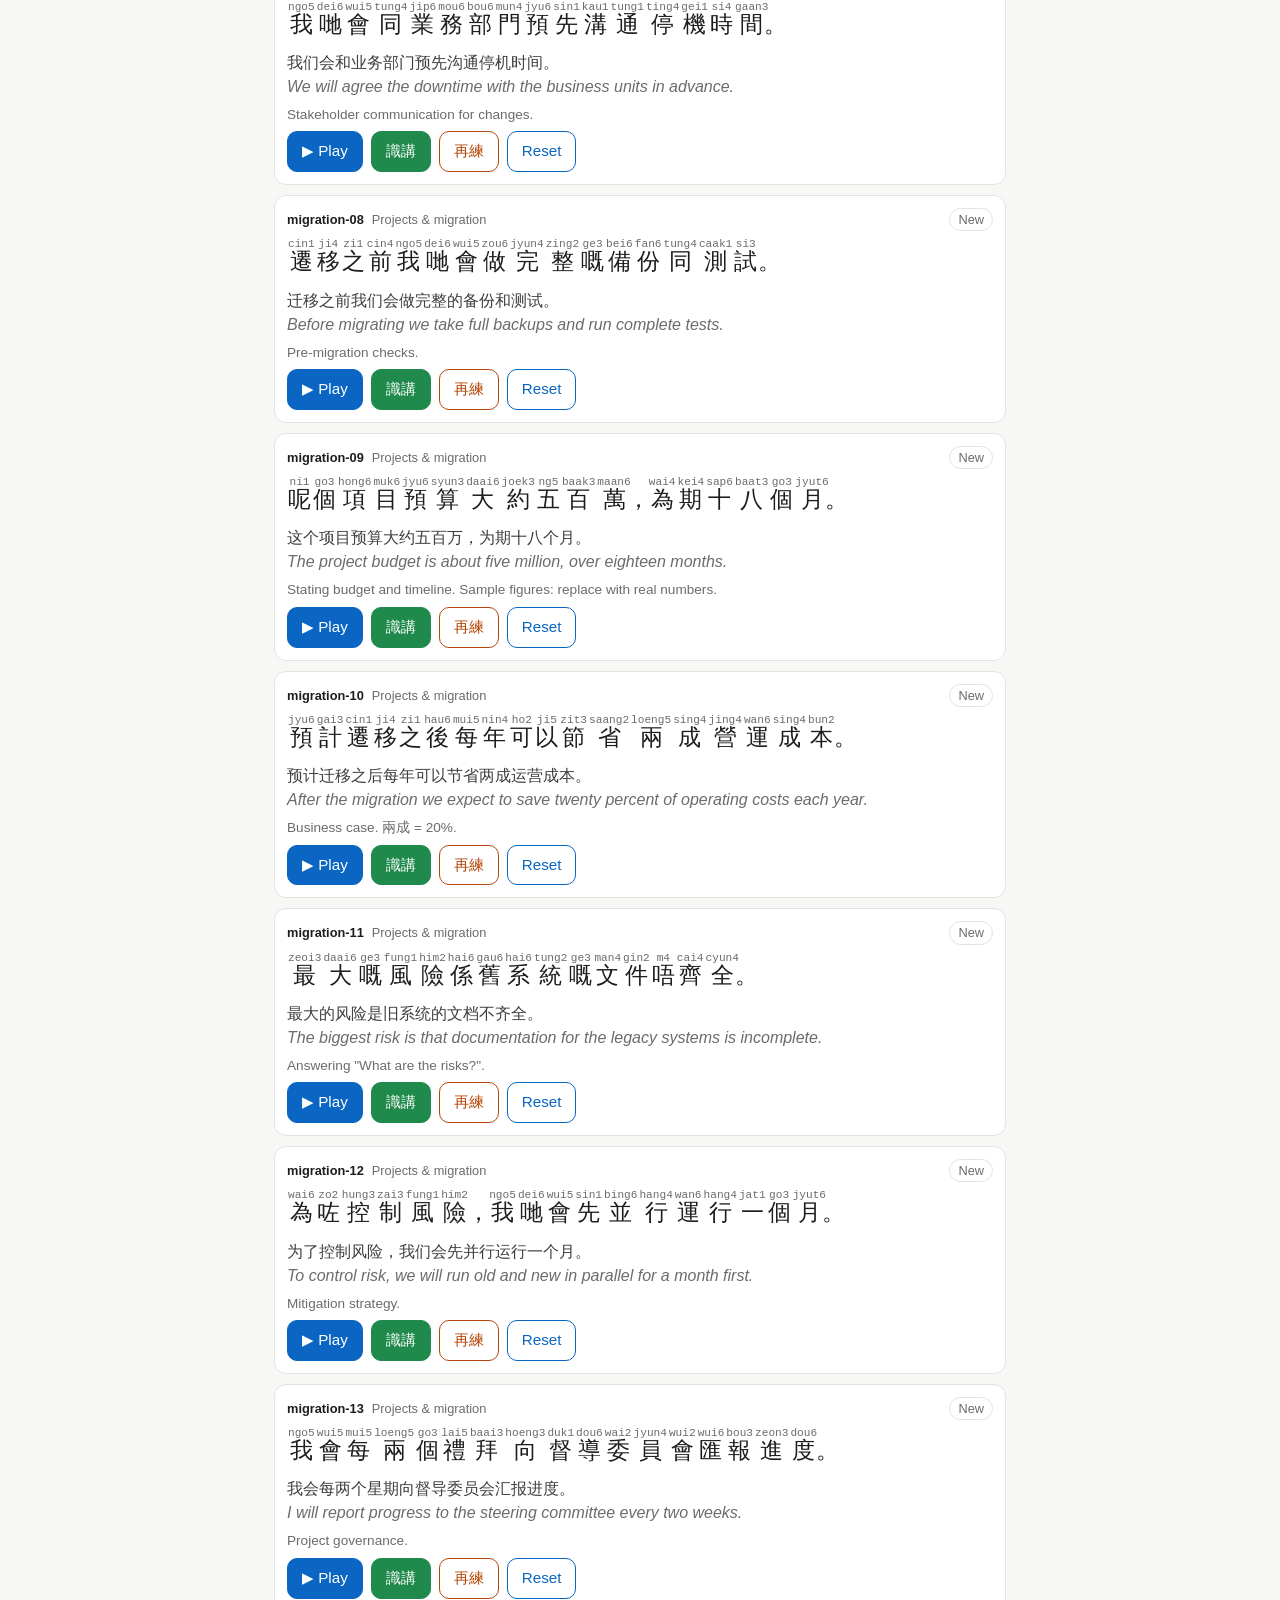
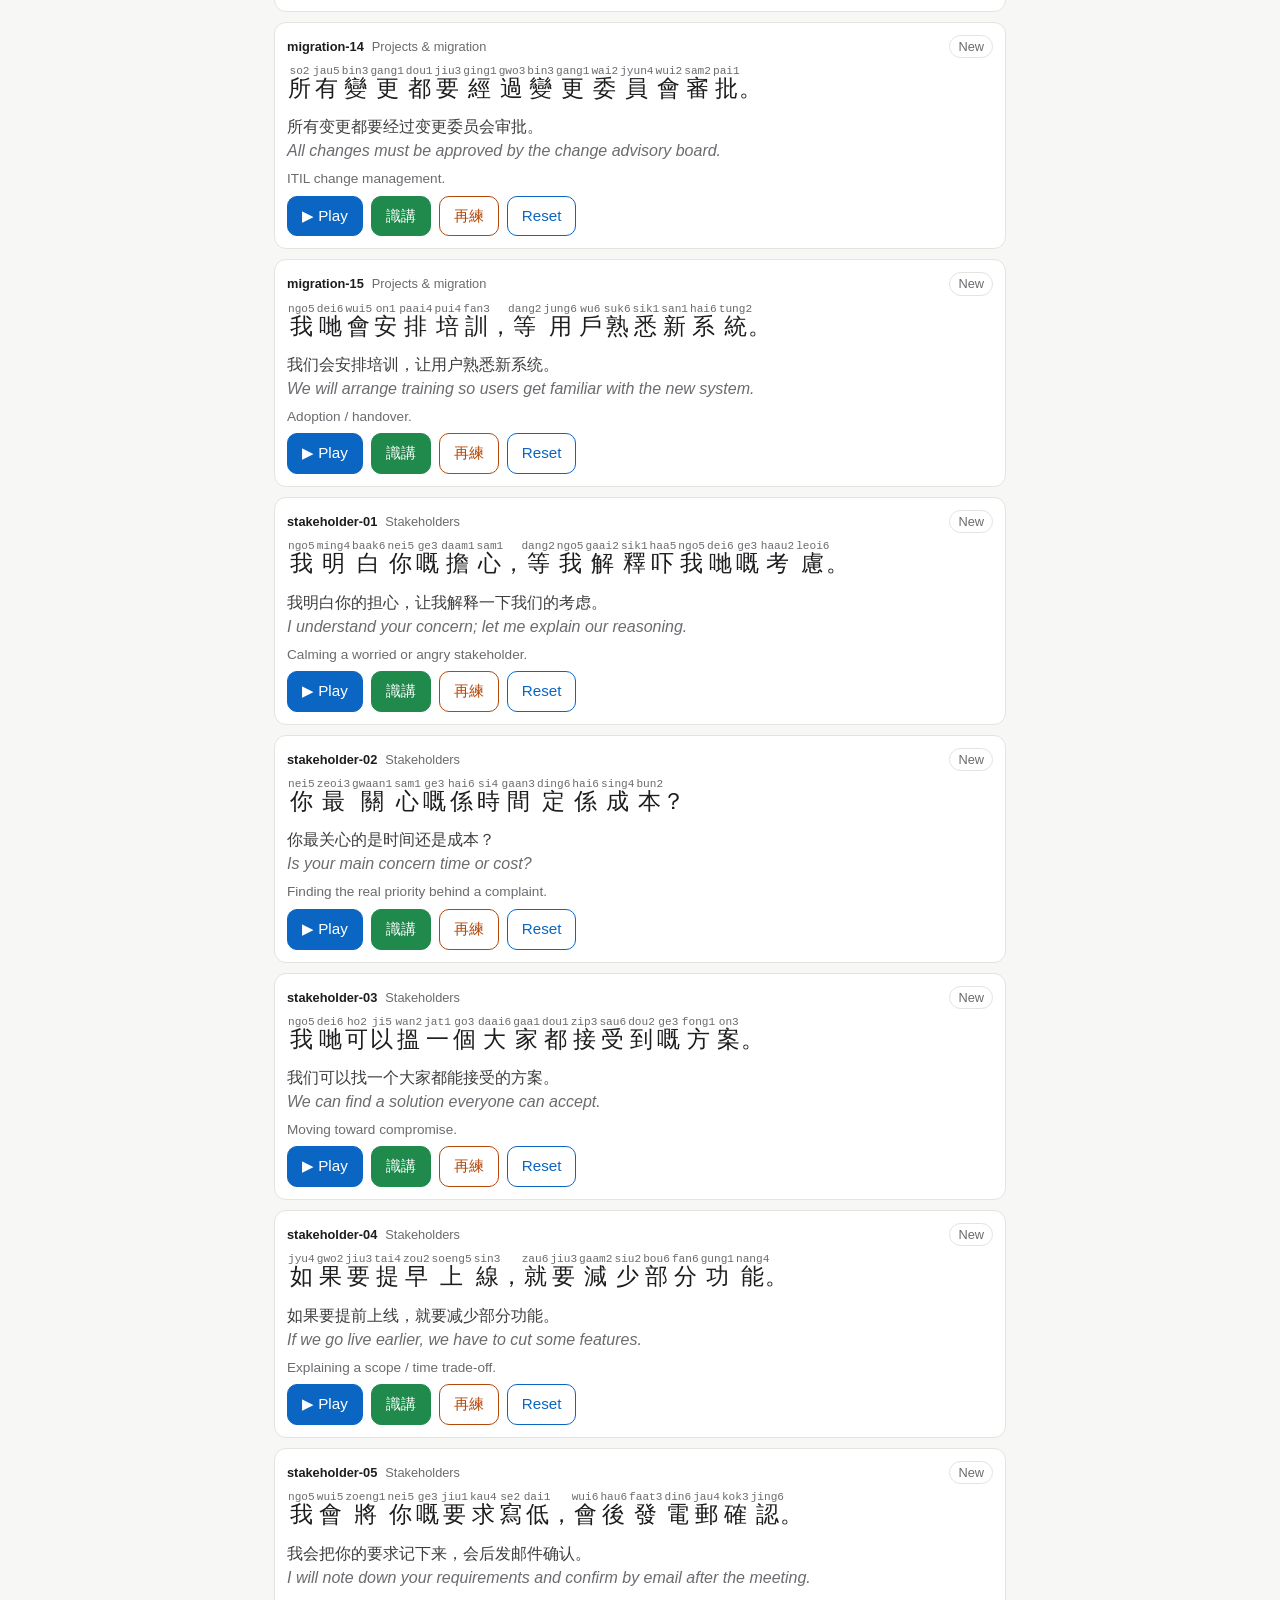
<file: cantonese-coach/bank.html>
<!doctype html>
<html lang="en">
<head>
<meta charset="utf-8">
<meta name="viewport" content="width=device-width, initial-scale=1, viewport-fit=cover">
<meta name="color-scheme" content="light dark">
<title>Sentence bank · Cantonese Coach</title>
<link rel="stylesheet" href="css/style.css">
</head>
<body>
<header class="top">
  <a class="brand" href="index.html">廣東話 Coach</a>
  <nav>
    <a href="daily.html">每日 Daily</a>
    <a href="dialogues.html">對話 Dialogues</a>
    <a href="bank.html" aria-current="page">句庫 Bank</a>
  </nav>
</header>
<main>
<h1>句庫 <small class="muted">Sentence bank</small></h1>
<section id="voice"></section>
<section class="controls">
  <input id="q" type="search" placeholder="Search 中文 / jyutping / English" aria-label="Search">
  <select id="cat" aria-label="Category"><option value="">All topics</option></select>
  <select id="status" aria-label="Status">
    <option value="">Any status</option>
    <option value="new">New</option>
    <option value="practised">Practised</option>
    <option value="again">再練 Again</option>
    <option value="mastered">識講 Got it</option>
  </select>
  <span id="count" class="muted"></span>
</section>
<section id="bank-list"></section>
</main>
<footer class="foot muted">Practice tool. Audio uses your browser's built-in Cantonese voice (Web Speech API). Progress is stored only in this browser.</footer>
<script src="data/categories.js"></script>
<script src="data/sentences.js"></script>
<script src="data/dialogues.js"></script>
<script src="js/store.js"></script>
<script src="js/speech.js"></script>
<script src="js/ui.js"></script>
<script src="js/bank.js"></script>
</body>
</html>
</file>
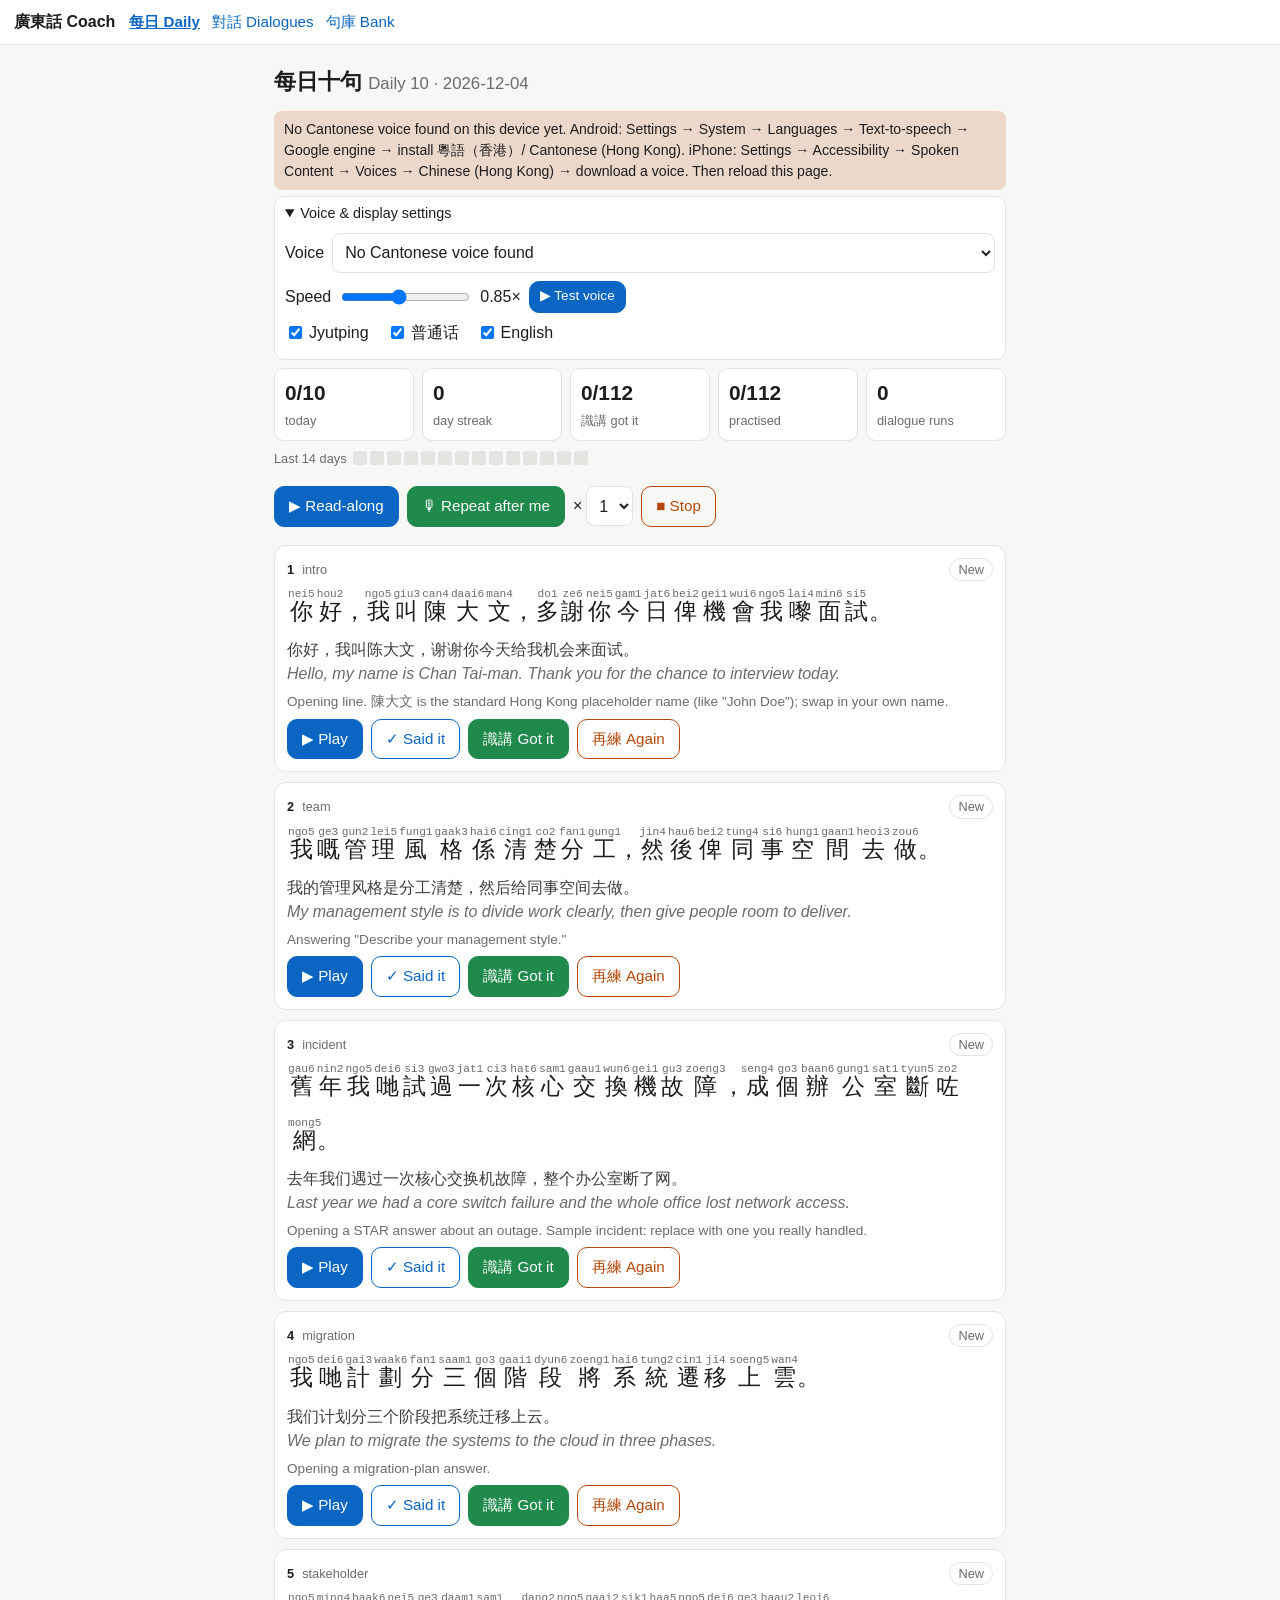
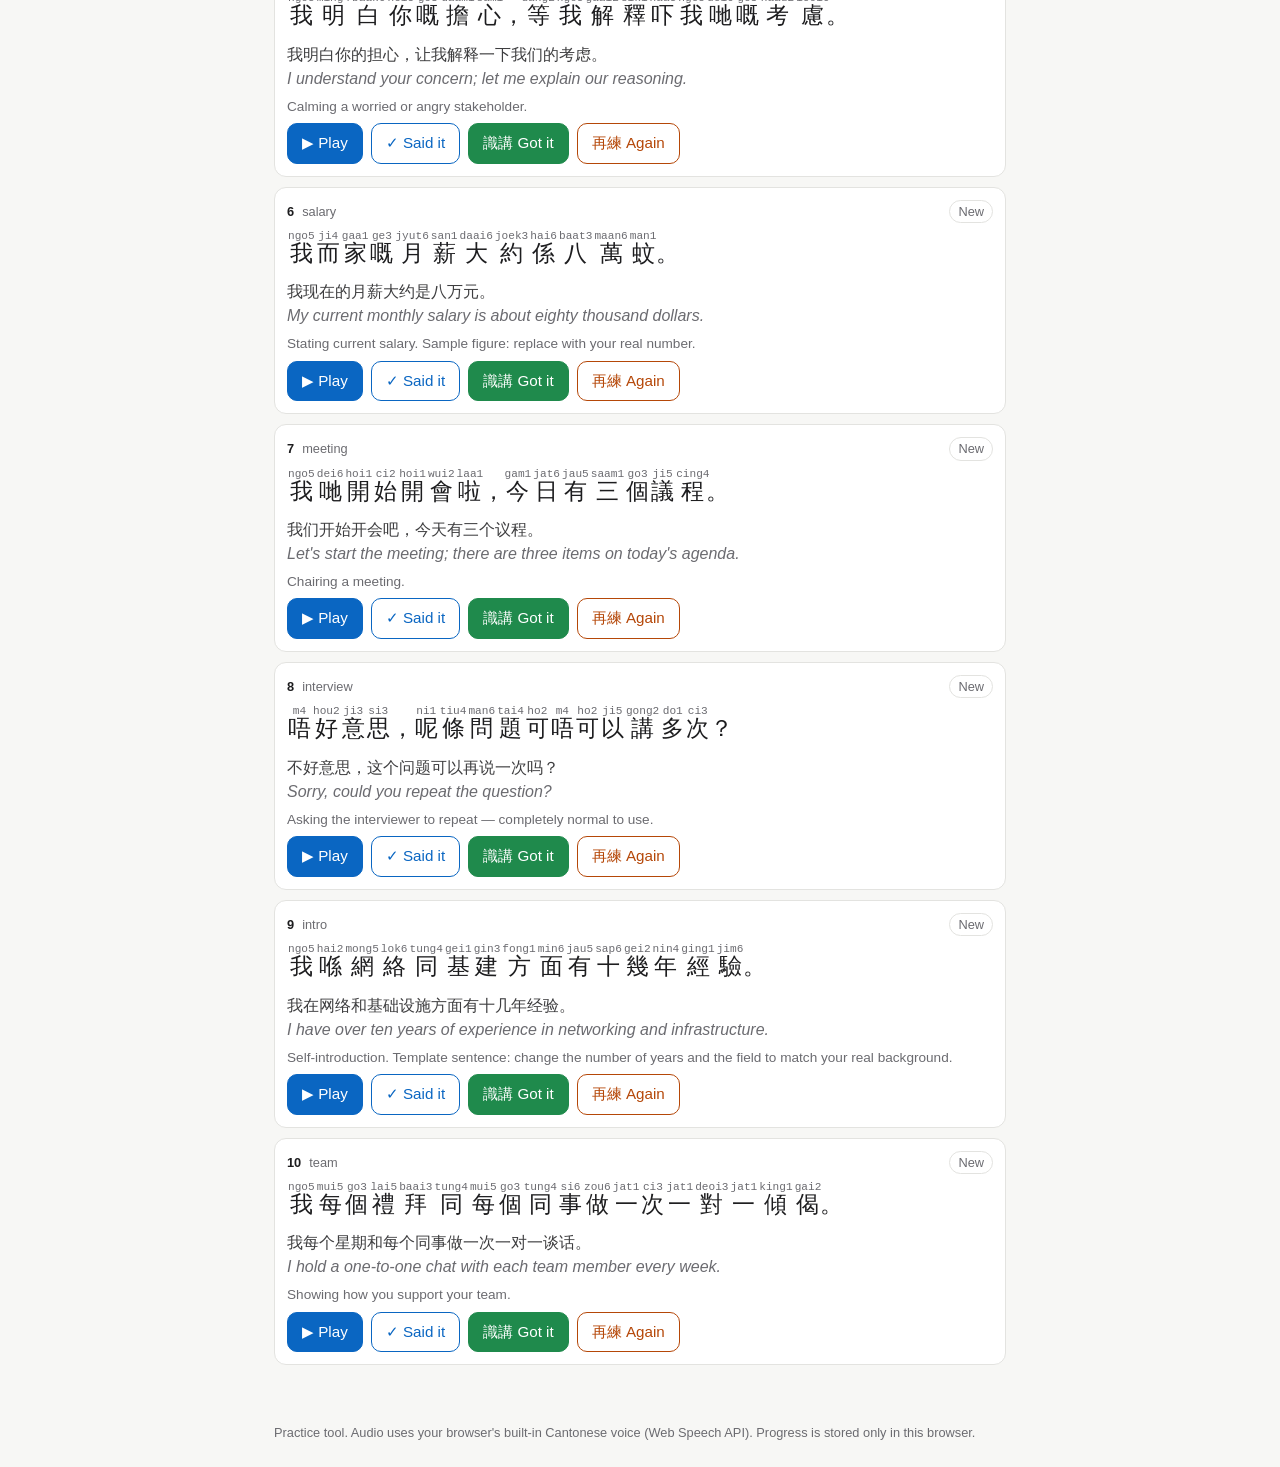
<file: cantonese-coach/daily.html>
<!doctype html>
<html lang="en">
<head>
<meta charset="utf-8">
<meta name="viewport" content="width=device-width, initial-scale=1, viewport-fit=cover">
<meta name="color-scheme" content="light dark">
<title>Daily practice · Cantonese Coach</title>
<link rel="stylesheet" href="css/style.css">
</head>
<body>
<header class="top">
  <a class="brand" href="index.html">廣東話 Coach</a>
  <nav>
    <a href="daily.html" aria-current="page">每日 Daily</a>
    <a href="dialogues.html">對話 Dialogues</a>
    <a href="bank.html">句庫 Bank</a>
  </nav>
</header>
<main>
<h1>每日十句 <small class="muted">Daily 10 · <span id="today-label"></span></small></h1>
<section id="voice"></section>
<section id="stats"></section>
<section class="controls sticky">
  <button class="btn" id="play-all" type="button">▶ Read-along</button>
  <button class="btn good" id="repeat-mode" type="button">🎙 Repeat after me</button>
  <label class="inline">× <select id="repeats" aria-label="Repeats per sentence"><option value="1">1</option><option value="2">2</option><option value="3">3</option></select></label>
  <button class="btn warn" id="stop" type="button">■ Stop</button>
  <span id="run-status" class="muted" aria-live="polite"></span>
</section>
<section id="daily-list"></section>
</main>
<footer class="foot muted">Practice tool. Audio uses your browser's built-in Cantonese voice (Web Speech API). Progress is stored only in this browser.</footer>
<script src="data/categories.js"></script>
<script src="data/sentences.js"></script>
<script src="data/dialogues.js"></script>
<script src="js/store.js"></script>
<script src="js/speech.js"></script>
<script src="js/ui.js"></script>
<script src="js/daily.js"></script>
</body>
</html>
</file>
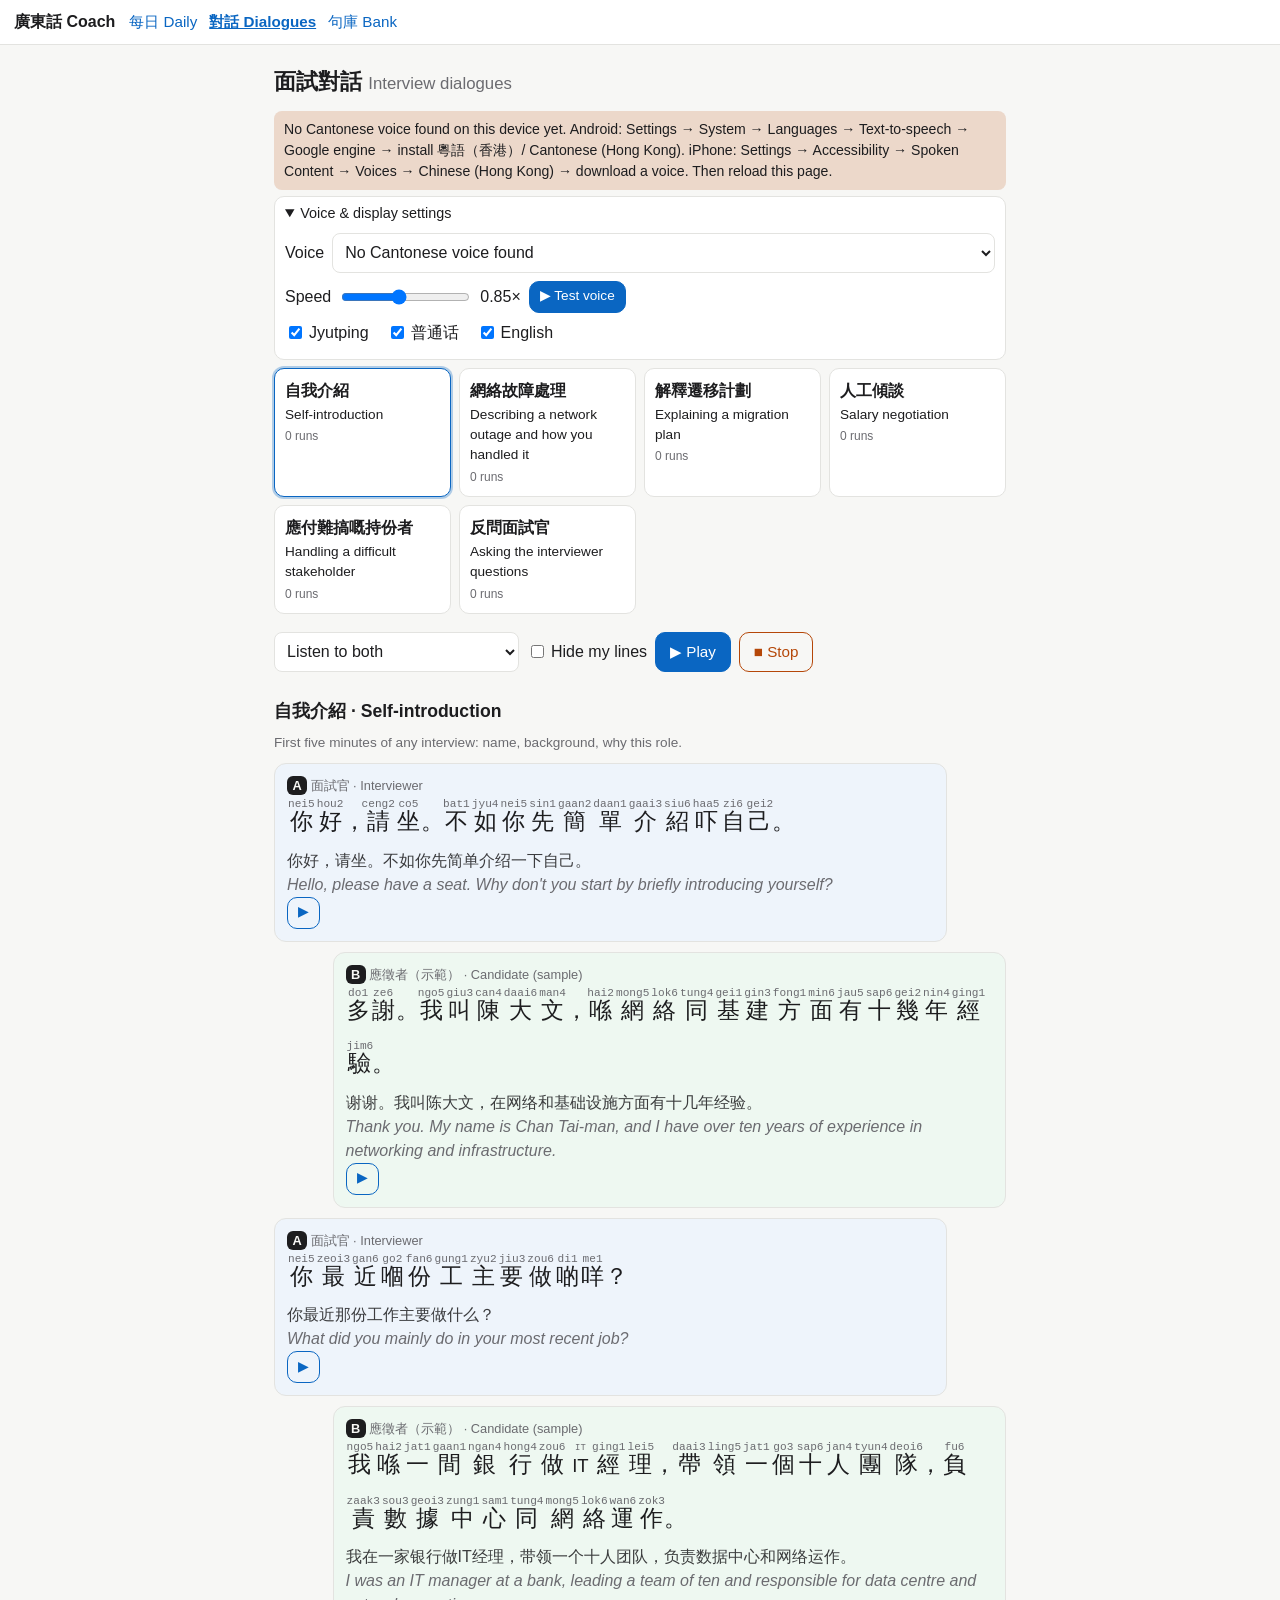
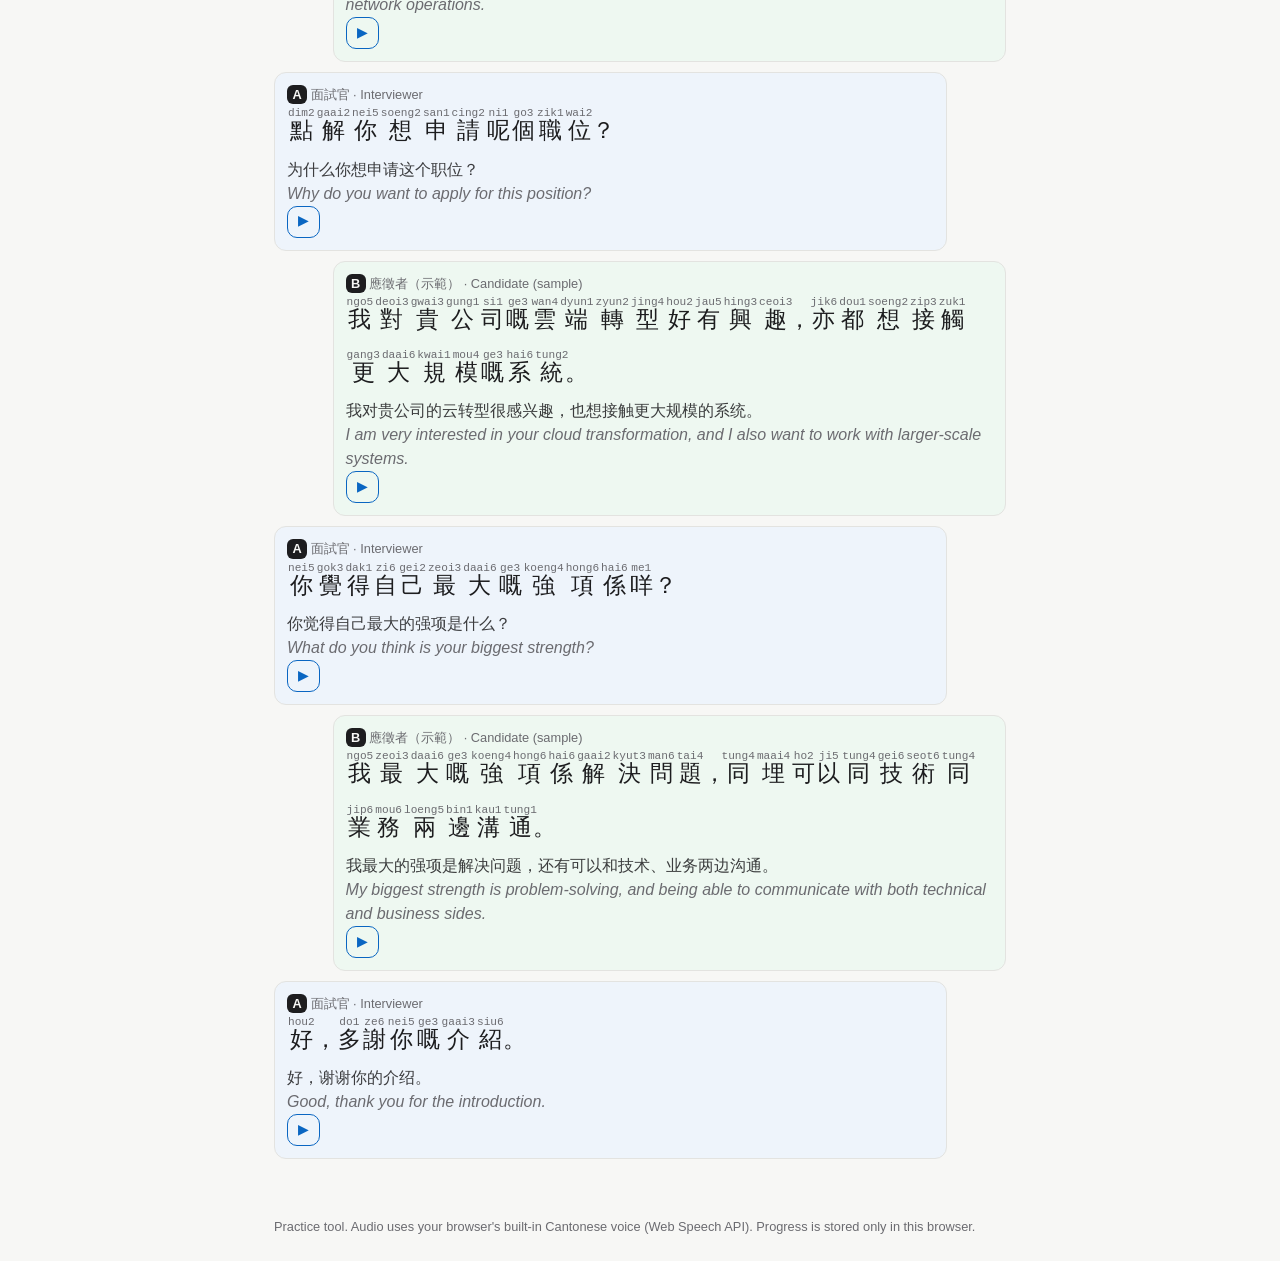
<file: cantonese-coach/dialogues.html>
<!doctype html>
<html lang="en">
<head>
<meta charset="utf-8">
<meta name="viewport" content="width=device-width, initial-scale=1, viewport-fit=cover">
<meta name="color-scheme" content="light dark">
<title>Interview dialogues · Cantonese Coach</title>
<link rel="stylesheet" href="css/style.css">
</head>
<body>
<header class="top">
  <a class="brand" href="index.html">廣東話 Coach</a>
  <nav>
    <a href="daily.html">每日 Daily</a>
    <a href="dialogues.html" aria-current="page">對話 Dialogues</a>
    <a href="bank.html">句庫 Bank</a>
  </nav>
</header>
<main>
<h1>面試對話 <small class="muted">Interview dialogues</small></h1>
<section id="voice"></section>
<section id="scenario-menu" class="scenarios"></section>
<section class="controls sticky">
  <select id="role" aria-label="Role">
    <option value="both">Listen to both</option>
    <option value="A">I play A</option>
    <option value="B">I play B</option>
  </select>
  <label class="inline"><input type="checkbox" id="hide-mine"> Hide my lines</label>
  <button class="btn" id="play-dialogue" type="button">▶ Play</button>
  <button class="btn warn" id="stop" type="button">■ Stop</button>
  <span id="run-status" class="muted" aria-live="polite"></span>
</section>
<section id="stage"></section>
</main>
<footer class="foot muted">Practice tool. Audio uses your browser's built-in Cantonese voice (Web Speech API). Progress is stored only in this browser.</footer>
<script src="data/categories.js"></script>
<script src="data/sentences.js"></script>
<script src="data/dialogues.js"></script>
<script src="js/store.js"></script>
<script src="js/speech.js"></script>
<script src="js/ui.js"></script>
<script src="js/dialogues.js"></script>
</body>
</html>
</file>
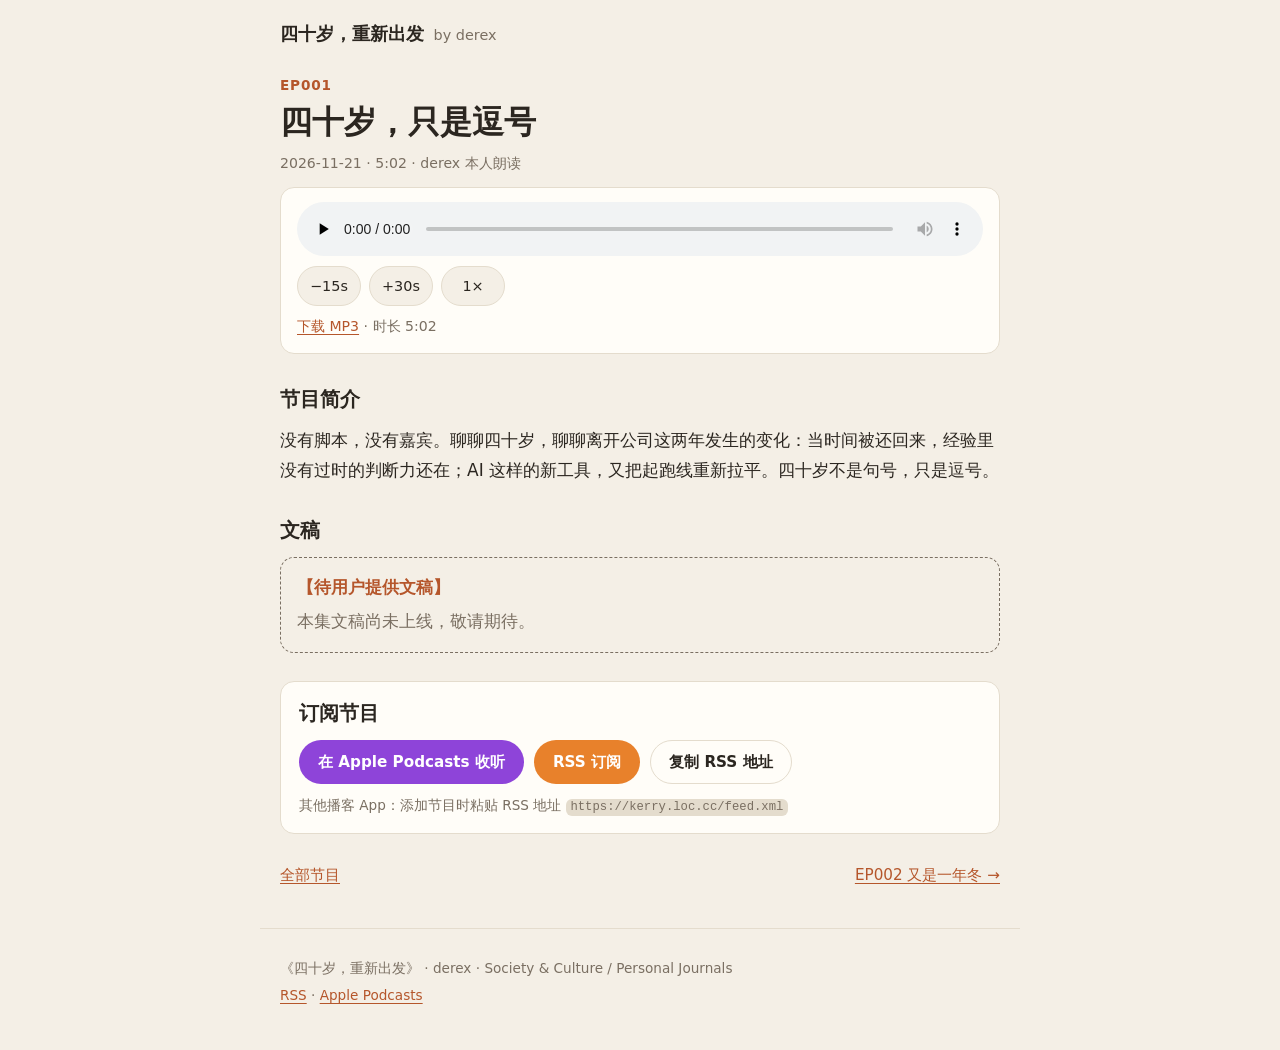
<file: podcast-website/episodes/ep001.html>
<!doctype html>
<html lang="zh-cn">
<head>
  <meta charset="utf-8">
  <meta name="viewport" content="width=device-width, initial-scale=1">
  <title>EP001 四十岁，只是逗号 · 四十岁，重新出发</title>
  <meta name="description" content="没有脚本，没有嘉宾。聊聊四十岁，聊聊离开公司这两年发生的变化：当时间被还回来，经验里没有过时的判断力还在；AI 这样的新工具，又把起跑线重新拉平。四十岁不是句号，只是逗号。">
  <meta property="og:title" content="EP001 四十岁，只是逗号 · 四十岁，重新出发">
  <meta property="og:description" content="没有脚本，没有嘉宾。聊聊四十岁，聊聊离开公司这两年发生的变化：当时间被还回来，经验里没有过时的判断力还在；AI 这样的新工具，又把起跑线重新拉平。四十岁不是句号，只是逗号。">
  <meta name="theme-color" content="#f4efe6">
  <link rel="alternate" type="application/rss+xml" title="四十岁，重新出发" href="https://kerry.loc.cc/feed.xml">
  <link rel="stylesheet" href="../assets/style.css">
</head>
<body>
  <header class="site-header">
    <a class="brand" href="../index.html">四十岁，重新出发</a>
    <span class="brand-sub">by derex</span>
  </header>
  <main class="container">
    <article class="episode" data-number="1">
      <p class="ep-code">EP001</p>
      <h1>四十岁，只是逗号</h1>
      <p class="ep-meta"><time datetime="2026-11-21">2026-11-21</time> · <span class="duration">5:02</span> · <span class="reader">derex 本人朗读</span></p>
      <div class="player" data-episode="ep001">
        <audio controls preload="none" src="https://kerry.loc.cc/episodes/ep001-2026-11-21.mp3">
          你的浏览器不支持音频播放，请 <a href="https://kerry.loc.cc/episodes/ep001-2026-11-21.mp3">直接打开音频</a>。
        </audio>
        <div class="player-controls" hidden>
          <button type="button" data-skip="-15" aria-label="后退 15 秒">−15s</button>
          <button type="button" data-skip="30" aria-label="前进 30 秒">+30s</button>
          <button type="button" data-speed aria-label="播放速度">1×</button>
        </div>
        <p class="player-links"><a href="https://kerry.loc.cc/episodes/ep001-2026-11-21.mp3" download>下载 MP3</a> · 时长 5:02</p>
      </div>
      <section class="show-notes" aria-labelledby="notes-title">
        <h2 id="notes-title">节目简介</h2>
        <p>没有脚本，没有嘉宾。聊聊四十岁，聊聊离开公司这两年发生的变化：当时间被还回来，经验里没有过时的判断力还在；AI 这样的新工具，又把起跑线重新拉平。四十岁不是句号，只是逗号。</p>
      </section>
      <section class="transcript" aria-labelledby="transcript-title">
        <h2 id="transcript-title">文稿</h2>
        <div class="transcript-pending">
          <p class="marker">【待用户提供文稿】</p>
          <p>本集文稿尚未上线，敬请期待。</p>
        </div>
      </section>
    </article>
    <section class="subscribe" aria-labelledby="subscribe-title">
      <h2 id="subscribe-title">订阅节目</h2>
      <div class="sub-buttons">
        <a class="btn btn-apple" href="https://podcasts.apple.com/us/podcast/%E5%9B%9B%E5%8D%81%E5%B2%81-%E9%87%8D%E6%96%B0%E5%87%BA%E5%8F%91/id6837763099?uo=4" rel="noopener" data-sub="apple">在 Apple Podcasts 收听</a>
        <a class="btn btn-rss" href="https://kerry.loc.cc/feed.xml" data-sub="rss">RSS 订阅</a>
        <button class="btn btn-copy" type="button" data-copy="https://kerry.loc.cc/feed.xml">复制 RSS 地址</button>
      </div>
      <p class="sub-hint">其他播客 App：添加节目时粘贴 RSS 地址 <code>https://kerry.loc.cc/feed.xml</code></p>
    </section>
    <nav class="ep-nav" aria-label="节目导航">
      <a class="home" href="../index.html">全部节目</a>
      <a class="next" href="ep002.html">EP002 又是一年冬 →</a>
    </nav>
  </main>
  <footer class="site-footer">
    <p>《四十岁，重新出发》 · derex · Society &amp; Culture / Personal Journals</p>
    <p><a href="https://kerry.loc.cc/feed.xml">RSS</a> · <a href="https://podcasts.apple.com/us/podcast/%E5%9B%9B%E5%8D%81%E5%B2%81-%E9%87%8D%E6%96%B0%E5%87%BA%E5%8F%91/id6837763099?uo=4" rel="noopener">Apple Podcasts</a></p>
  </footer>
  <script src="../assets/player.js" defer></script>
</body>
</html>
</file>
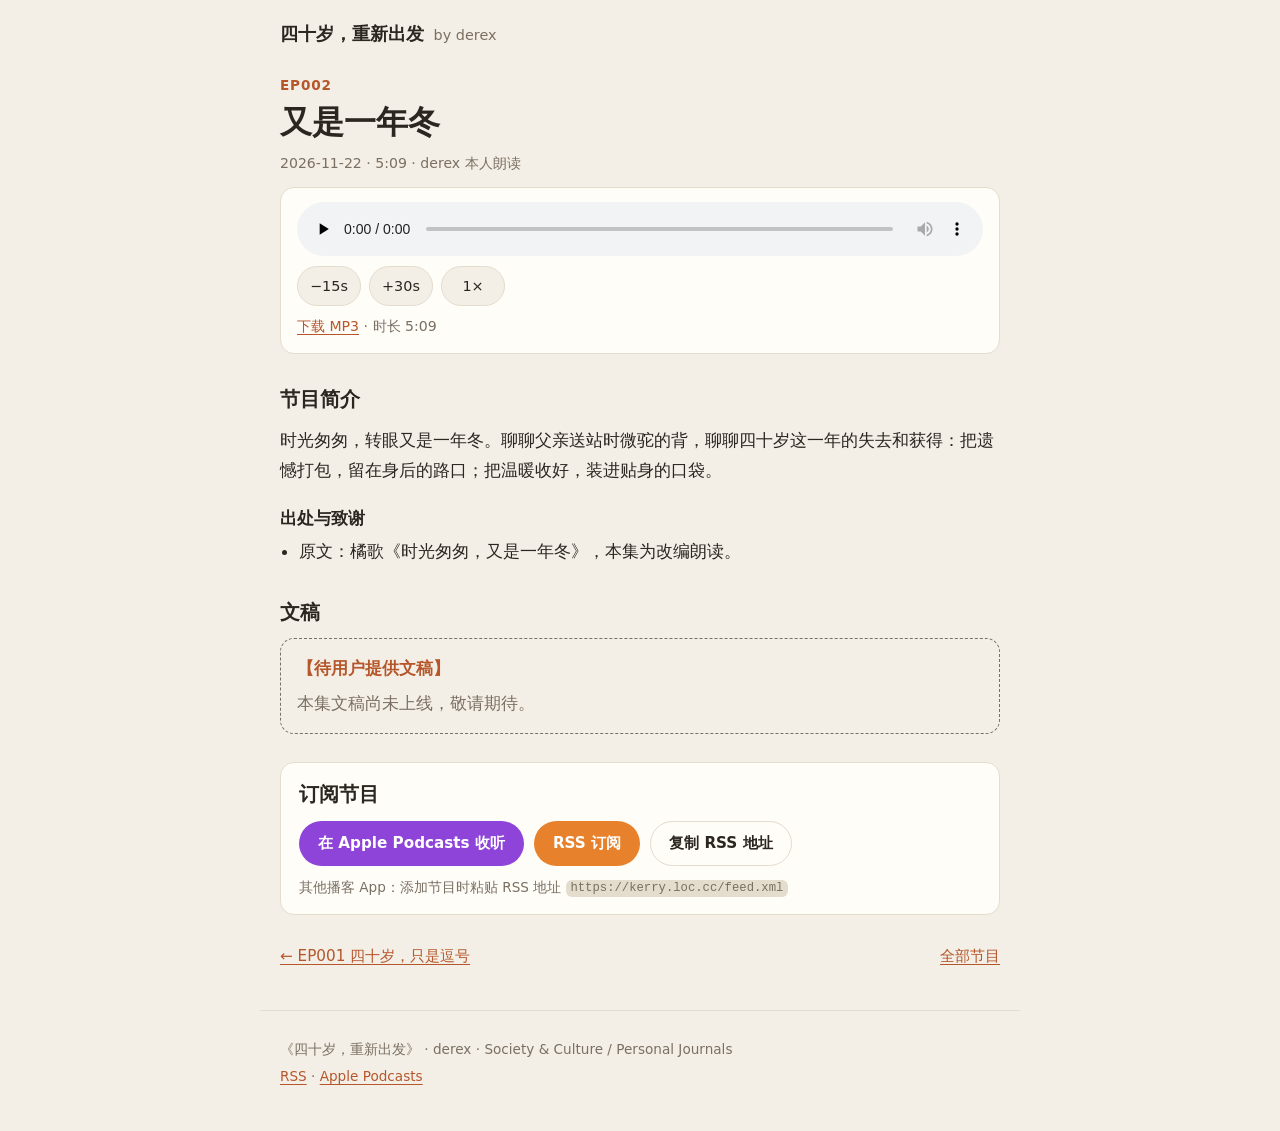
<file: podcast-website/episodes/ep002.html>
<!doctype html>
<html lang="zh-cn">
<head>
  <meta charset="utf-8">
  <meta name="viewport" content="width=device-width, initial-scale=1">
  <title>EP002 又是一年冬 · 四十岁，重新出发</title>
  <meta name="description" content="时光匆匆，转眼又是一年冬。聊聊父亲送站时微驼的背，聊聊四十岁这一年的失去和获得：把遗憾打包，留在身后的路口；把温暖收好，装进贴身的口袋。">
  <meta property="og:title" content="EP002 又是一年冬 · 四十岁，重新出发">
  <meta property="og:description" content="时光匆匆，转眼又是一年冬。聊聊父亲送站时微驼的背，聊聊四十岁这一年的失去和获得：把遗憾打包，留在身后的路口；把温暖收好，装进贴身的口袋。">
  <meta name="theme-color" content="#f4efe6">
  <link rel="alternate" type="application/rss+xml" title="四十岁，重新出发" href="https://kerry.loc.cc/feed.xml">
  <link rel="stylesheet" href="../assets/style.css">
</head>
<body>
  <header class="site-header">
    <a class="brand" href="../index.html">四十岁，重新出发</a>
    <span class="brand-sub">by derex</span>
  </header>
  <main class="container">
    <article class="episode" data-number="2">
      <p class="ep-code">EP002</p>
      <h1>又是一年冬</h1>
      <p class="ep-meta"><time datetime="2026-11-22">2026-11-22</time> · <span class="duration">5:09</span> · <span class="reader">derex 本人朗读</span></p>
      <div class="player" data-episode="ep002">
        <audio controls preload="none" src="https://kerry.loc.cc/episodes/ep002-2026-11-22.mp3">
          你的浏览器不支持音频播放，请 <a href="https://kerry.loc.cc/episodes/ep002-2026-11-22.mp3">直接打开音频</a>。
        </audio>
        <div class="player-controls" hidden>
          <button type="button" data-skip="-15" aria-label="后退 15 秒">−15s</button>
          <button type="button" data-skip="30" aria-label="前进 30 秒">+30s</button>
          <button type="button" data-speed aria-label="播放速度">1×</button>
        </div>
        <p class="player-links"><a href="https://kerry.loc.cc/episodes/ep002-2026-11-22.mp3" download>下载 MP3</a> · 时长 5:09</p>
      </div>
      <section class="show-notes" aria-labelledby="notes-title">
        <h2 id="notes-title">节目简介</h2>
        <p>时光匆匆，转眼又是一年冬。聊聊父亲送站时微驼的背，聊聊四十岁这一年的失去和获得：把遗憾打包，留在身后的路口；把温暖收好，装进贴身的口袋。</p>
        <h3>出处与致谢</h3>
        <ul class="credits">
          <li>原文：橘歌《时光匆匆，又是一年冬》，本集为改编朗读。</li>
        </ul>
      </section>
      <section class="transcript" aria-labelledby="transcript-title">
        <h2 id="transcript-title">文稿</h2>
        <div class="transcript-pending">
          <p class="marker">【待用户提供文稿】</p>
          <p>本集文稿尚未上线，敬请期待。</p>
        </div>
      </section>
    </article>
    <section class="subscribe" aria-labelledby="subscribe-title">
      <h2 id="subscribe-title">订阅节目</h2>
      <div class="sub-buttons">
        <a class="btn btn-apple" href="https://podcasts.apple.com/us/podcast/%E5%9B%9B%E5%8D%81%E5%B2%81-%E9%87%8D%E6%96%B0%E5%87%BA%E5%8F%91/id6837763099?uo=4" rel="noopener" data-sub="apple">在 Apple Podcasts 收听</a>
        <a class="btn btn-rss" href="https://kerry.loc.cc/feed.xml" data-sub="rss">RSS 订阅</a>
        <button class="btn btn-copy" type="button" data-copy="https://kerry.loc.cc/feed.xml">复制 RSS 地址</button>
      </div>
      <p class="sub-hint">其他播客 App：添加节目时粘贴 RSS 地址 <code>https://kerry.loc.cc/feed.xml</code></p>
    </section>
    <nav class="ep-nav" aria-label="节目导航">
      <a class="prev" href="ep001.html">← EP001 四十岁，只是逗号</a>
      <a class="home" href="../index.html">全部节目</a>
    </nav>
  </main>
  <footer class="site-footer">
    <p>《四十岁，重新出发》 · derex · Society &amp; Culture / Personal Journals</p>
    <p><a href="https://kerry.loc.cc/feed.xml">RSS</a> · <a href="https://podcasts.apple.com/us/podcast/%E5%9B%9B%E5%8D%81%E5%B2%81-%E9%87%8D%E6%96%B0%E5%87%BA%E5%8F%91/id6837763099?uo=4" rel="noopener">Apple Podcasts</a></p>
  </footer>
  <script src="../assets/player.js" defer></script>
</body>
</html>
</file>
<file: cantonese-coach/css/style.css>
:root {
  --bg: #f7f7f5; --card: #fff; --ink: #1d1d1f; --muted: #6b6b70; --line: #e3e3e0;
  --accent: #0a66c2; --good: #1f8a4c; --warn: #b54708; --hl: #ffe58a; --spoken: #0a66c2;
  --a: #eef4fb; --b: #eef8f1;
}
@media (prefers-color-scheme: dark) {
  :root { --bg: #151517; --card: #1f1f22; --ink: #ececee; --muted: #9a9aa2; --line: #333338;
    --accent: #5aa2ff; --good: #4cc47f; --warn: #f0a35e; --hl: #6b5a12; --spoken: #7fb6ff; --a: #1c2633; --b: #1b2a21; }
}
* { box-sizing: border-box; }
html { -webkit-text-size-adjust: 100%; }
body { margin: 0; background: var(--bg); color: var(--ink);
  font: 16px/1.5 -apple-system, BlinkMacSystemFont, "Segoe UI", Roboto, "PingFang HK", "Noto Sans HK", "Microsoft JhengHei", sans-serif; }
main { max-width: 760px; margin: 0 auto; padding: 12px 14px 48px; }
h1 { font-size: 1.4rem; margin: 8px 0 12px; }
h2 { font-size: 1.1rem; margin: 18px 0 8px; }
small { font-weight: normal; font-size: .75em; }
.muted { color: var(--muted); }
a { color: var(--accent); }

.top { position: sticky; top: 0; z-index: 10; display: flex; flex-wrap: wrap; gap: 6px 14px; align-items: center;
  padding: 10px 14px; background: var(--card); border-bottom: 1px solid var(--line); }
.brand { font-weight: 700; text-decoration: none; color: var(--ink); }
.top nav { display: flex; gap: 12px; font-size: .95rem; }
.top nav a { text-decoration: none; }
.top nav a[aria-current] { font-weight: 700; text-decoration: underline; }
.foot { max-width: 760px; margin: 0 auto; padding: 0 14px 24px; font-size: .8rem; }

.btn { display: inline-flex; align-items: center; gap: 4px; min-height: 40px; padding: 8px 14px; border-radius: 10px;
  border: 1px solid var(--accent); background: var(--accent); color: #fff; font: inherit; font-size: .95rem;
  text-decoration: none; cursor: pointer; }
.btn.small { min-height: 32px; padding: 4px 10px; font-size: .85rem; }
.btn.big { min-height: 48px; padding: 10px 18px; font-size: 1.05rem; }
.btn.ghost { background: transparent; color: var(--accent); }
.btn.good { background: var(--good); border-color: var(--good); }
.btn.warn { background: transparent; border-color: var(--warn); color: var(--warn); }
.btn.file input { display: none; }
select, input[type=search] { font: inherit; min-height: 40px; padding: 6px 8px; border-radius: 8px; border: 1px solid var(--line);
  background: var(--card); color: var(--ink); max-width: 100%; }
input[type=search] { flex: 1 1 200px; }
.inline { display: inline-flex; align-items: center; gap: 4px; }

.hero p { font-size: 1.02rem; }
.cta, .actions, .controls { display: flex; flex-wrap: wrap; gap: 8px; align-items: center; }
.controls { margin: 10px 0; }
.controls.sticky { position: sticky; top: 52px; z-index: 5; background: var(--bg); padding: 8px 0; }

.voice-status { padding: 8px 10px; border-radius: 8px; font-size: .88rem; margin: 6px 0; }
.voice-status.ok { background: color-mix(in srgb, var(--good) 14%, transparent); }
.voice-status.warn { background: color-mix(in srgb, var(--warn) 18%, transparent); }
.settings { background: var(--card); border: 1px solid var(--line); border-radius: 10px; padding: 6px 10px; margin-bottom: 8px; }
.settings summary { cursor: pointer; font-size: .9rem; }
.settings .row { display: flex; flex-wrap: wrap; gap: 8px; align-items: center; margin: 8px 0; }
.settings select { flex: 1 1 220px; }
.toggle { display: inline-flex; align-items: center; gap: 4px; margin-right: 10px; }

.stats { display: grid; grid-template-columns: repeat(auto-fit, minmax(110px, 1fr)); gap: 8px; }
.stat { background: var(--card); border: 1px solid var(--line); border-radius: 10px; padding: 8px 10px; }
.stat b { display: block; font-size: 1.3rem; }
.stat span { font-size: .8rem; color: var(--muted); }
.cal-wrap { display: flex; align-items: center; gap: 6px; margin: 8px 0; font-size: .8rem; }
.cal { display: inline-flex; gap: 3px; }
.cal .day { width: 14px; height: 14px; border-radius: 3px; background: var(--line); }
.cal .day.some { background: color-mix(in srgb, var(--good) 45%, var(--line)); }
.cal .day.done { background: var(--good); }

.card, .bubble { background: var(--card); border: 1px solid var(--line); border-radius: 12px; padding: 12px; margin: 10px 0; }
.card.active, .bubble.active { border-color: var(--accent); box-shadow: 0 0 0 2px color-mix(in srgb, var(--accent) 35%, transparent); }
.card.done-today { border-left: 4px solid var(--good); }
.card.turn, .bubble.turn { border-color: var(--good); box-shadow: 0 0 0 2px color-mix(in srgb, var(--good) 40%, transparent); }
.card-head { display: flex; gap: 8px; align-items: center; font-size: .8rem; color: var(--muted); margin-bottom: 4px; }
.num { font-weight: 700; color: var(--ink); }
.badge { margin-left: auto; padding: 1px 8px; border-radius: 999px; border: 1px solid var(--line); }
.badge.mastered { border-color: var(--good); color: var(--good); }
.badge.again { border-color: var(--warn); color: var(--warn); }
.badge.practised { border-color: var(--accent); color: var(--accent); }
.context { font-size: .85rem; color: var(--muted); margin: 6px 0; }
.your-turn { font-weight: 600; color: var(--good); display: flex; flex-wrap: wrap; gap: 6px; align-items: center; }
.your-turn:empty { display: none; }

.yue { font-size: 1.45rem; line-height: 2.3; }
.yue ruby { ruby-position: over; padding: 0 1px; border-radius: 4px; transition: background .1s; }
.yue rt { font-size: .48em; color: var(--muted); letter-spacing: 0; font-family: ui-monospace, Menlo, monospace; }
.yue .en-word { font-size: .8em; }
.yue ruby.spoken { color: var(--spoken); }
.yue ruby.current { background: var(--hl); }
.jp-line { display: none; }
.zh { color: var(--ink); opacity: .85; }
.en { color: var(--muted); font-style: italic; }
body.hide-jp .yue rt { visibility: hidden; }
body.hide-zh .zh { display: none; }
body.hide-en .en { display: none; }

.scenarios { display: grid; grid-template-columns: repeat(auto-fit, minmax(150px, 1fr)); gap: 8px; }
.scenario { text-align: left; display: flex; flex-direction: column; gap: 2px; padding: 10px; border-radius: 10px;
  border: 1px solid var(--line); background: var(--card); color: var(--ink); font: inherit; cursor: pointer; }
.scenario.selected { border-color: var(--accent); box-shadow: 0 0 0 2px color-mix(in srgb, var(--accent) 30%, transparent); }
.scenario span { font-size: .85rem; }
.bubble { max-width: 92%; }
.bubble.side-A { background: var(--a); margin-right: auto; }
.bubble.side-B { background: var(--b); margin-left: auto; }
.bubble .who { font-size: .8rem; color: var(--muted); }
.bubble .tag { display: inline-block; min-width: 20px; text-align: center; border-radius: 6px; background: var(--ink); color: var(--bg); font-weight: 700; }
.bubble.mine { outline: 2px dashed var(--good); outline-offset: 2px; }
.bubble.hidden-text .sentence { filter: blur(6px); }
.notes ol { padding-left: 20px; }
</file>
<file: interview-flashcards/css/style.css>
:root {
  --bg: #f5f6f8; --fg: #1f2328; --muted: #6a737d; --panel: #fff; --line: #d8dde3;
  --accent: #2563eb; --danger: #c62828; --warn: #b26a00;
  --net: #0f766e; --cloud: #2563eb; --sec: #b91c1c; --mgmt: #7c3aed;
}
* { box-sizing: border-box; }
[hidden] { display: none !important; }
body {
  margin: 0; background: var(--bg); color: var(--fg);
  font: 16px/1.6 -apple-system, "PingFang SC", "Microsoft YaHei", "Noto Sans CJK SC", "Noto Sans SC", sans-serif;
}
.topbar { background: #111827; color: #fff; padding: 10px 16px; display: flex; flex-wrap: wrap; align-items: center; gap: 12px; }
.topbar h1 { font-size: 20px; margin: 0 12px 0 0; }
.tabs { display: flex; flex-wrap: wrap; gap: 4px; }
.tab { background: transparent; color: #cbd5e1; border: 1px solid transparent; border-radius: 6px; padding: 6px 12px; font: inherit; cursor: pointer; }
.tab.active, .tab:hover { color: #fff; border-color: #475569; background: #1f2937; }
main { max-width: 860px; margin: 0 auto; padding: 16px; }
.panel { background: var(--panel); border: 1px solid var(--line); border-radius: 10px; padding: 14px 16px; margin-bottom: 14px; }
.banner { background: #fff4e5; color: #663c00; border-bottom: 1px solid #ffd59e; padding: 8px 16px; white-space: pre-line; }
fieldset { border: 0; padding: 0; margin: 0 0 8px; }
legend { font-weight: 600; margin-bottom: 4px; }
.chips { display: flex; flex-wrap: wrap; gap: 6px 14px; }
.inline { display: inline-flex; align-items: center; gap: 6px; margin-right: 14px; }
input[type=number] { width: 5em; }
input, select, button { font: inherit; }
input[type=search], select, input[type=number] { padding: 4px 6px; border: 1px solid var(--line); border-radius: 6px; }
button.primary, button.secondary, button.danger, .grades button {
  border-radius: 8px; padding: 8px 14px; cursor: pointer; border: 1px solid var(--line); background: #fff; margin: 4px 6px 4px 0;
}
button.primary { background: var(--accent); color: #fff; border-color: var(--accent); }
button.danger { color: var(--danger); border-color: var(--danger); }
.hint { color: var(--muted); font-size: 14px; margin: 6px 0; }
.summary { font-size: 17px; margin: 0 0 8px; }
.card .front { font-size: 20px; font-weight: 600; margin: 14px 0; white-space: pre-line; }
.card .back { white-space: pre-line; }
.card-meta { display: flex; gap: 8px; align-items: center; }
.card-meta .right { margin-left: auto; color: var(--muted); font-size: 14px; }
.badge { display: inline-block; font-size: 13px; padding: 1px 8px; border-radius: 10px; color: #fff; background: var(--accent); }
.badge.muted { background: #e5e7eb; color: #374151; }
.badge.warn { background: var(--warn); }
.badge.cat-network { background: var(--net); }
.badge.cat-cloud { background: var(--cloud); }
.badge.cat-security { background: var(--sec); }
.badge.cat-management { background: var(--mgmt); }
.ref { color: var(--muted); font-size: 13px; }
.grades { display: grid; grid-template-columns: repeat(auto-fit, minmax(120px, 1fr)); gap: 6px; }
.grades button { margin: 0; text-align: left; line-height: 1.35; }
.grades button b { font-size: 18px; margin-right: 4px; }
.grades button small { display: block; color: var(--muted); }
.grades button.fail { border-color: #f1b0b0; }
.grades button.pass { border-color: #a7d7b5; }
details.item { background: var(--panel); border: 1px solid var(--line); border-radius: 8px; padding: 8px 12px; margin-bottom: 8px; }
details.item summary { cursor: pointer; }
details.item .back { white-space: pre-line; margin: 8px 0; }
details.item .meta { color: var(--muted); font-size: 13px; }
.report { margin-top: 10px; font-size: 14px; white-space: pre-line; background: #f8fafc; border: 1px solid var(--line); border-radius: 8px; padding: 8px 12px; max-height: 320px; overflow: auto; }
table.stats { width: 100%; border-collapse: collapse; }
table.stats th, table.stats td { border-bottom: 1px solid var(--line); padding: 6px 8px; text-align: right; }
table.stats th:first-child, table.stats td:first-child { text-align: left; }
table.stats tr.total td { font-weight: 600; }
.prose h2 { font-size: 18px; }
@media (max-width: 560px) { .card .front { font-size: 18px; } }
</file>
<file: kids-science-quiz/style.css>
:root {
  --bg: #fff8ec;
  --card: #ffffff;
  --ink: #2f3a4a;
  --muted: #6b7686;
  --primary: #3b82f6;
  --primary-ink: #ffffff;
  --good: #22a06b;
  --good-bg: #e3f7ec;
  --try: #e08a1e;
  --try-bg: #fff1dc;
  --radius: 18px;
}

* { box-sizing: border-box; }

html, body {
  margin: 0;
  background: var(--bg);
  color: var(--ink);
  font-family: "PingFang SC", "Hiragino Sans GB", "Microsoft YaHei", "Noto Sans CJK SC", "Noto Sans SC", sans-serif;
  font-size: 18px;
  line-height: 1.6;
  -webkit-text-size-adjust: 100%;
}

.app {
  max-width: 560px;
  margin: 0 auto;
  padding: max(16px, env(safe-area-inset-top)) 16px max(24px, env(safe-area-inset-bottom));
}

.screen {
  background: var(--card);
  border-radius: var(--radius);
  box-shadow: 0 6px 24px rgba(47, 58, 74, 0.08);
  padding: 24px 20px;
  text-align: center;
}

[hidden] { display: none !important; }

h1 { font-size: 1.7rem; margin: 8px 0; }
h2 { font-size: 1.35rem; margin: 8px 0 16px; }
h3 { font-size: 1.05rem; margin: 16px 0 8px; }

.lead { font-size: 1.05rem; }
.muted { color: var(--muted); font-size: 0.95rem; margin: 4px 0; }

.badge {
  width: 84px; height: 84px; margin: 0 auto 8px;
  border-radius: 50%;
  background: linear-gradient(135deg, #ffd166, #f4a261);
  color: #fff; font-size: 52px; font-weight: 700; line-height: 84px;
}

.btn {
  display: block;
  width: 100%;
  min-height: 56px;
  margin: 12px 0 0;
  border: 0;
  border-radius: 14px;
  font: inherit;
  font-size: 1.1rem;
  font-weight: 600;
  cursor: pointer;
  touch-action: manipulation;
}
.btn-primary { background: var(--primary); color: var(--primary-ink); }
.btn-secondary { background: #e8effc; color: var(--primary); }
.btn-link { background: transparent; color: var(--muted); font-size: 0.9rem; font-weight: 400; min-height: 44px; }
.btn:focus-visible, .option:focus-visible { outline: 4px solid #ffd166; outline-offset: 2px; }

.topbar { display: flex; justify-content: space-between; color: var(--muted); font-size: 0.95rem; }
.bar { height: 10px; background: #eef1f6; border-radius: 6px; margin: 8px 0 12px; overflow: hidden; }
.bar-fill { height: 100%; width: 0; background: #ffd166; transition: width 0.3s ease; }

.topic {
  display: inline-block; margin: 0; padding: 2px 12px;
  border-radius: 999px; background: #eef6ff; color: var(--primary); font-size: 0.85rem;
}
.question { text-align: left; font-size: 1.3rem; line-height: 1.5; }

.options { display: grid; gap: 12px; }
.option {
  display: flex; align-items: center; gap: 12px;
  width: 100%; min-height: 60px; padding: 12px 14px;
  border: 3px solid #e3e8f0; border-radius: 14px;
  background: #fff; color: var(--ink);
  font: inherit; font-size: 1.05rem; text-align: left; cursor: pointer;
  touch-action: manipulation;
}
.option .letter {
  flex: 0 0 36px; height: 36px; border-radius: 50%;
  background: #eef1f6; font-weight: 700; text-align: center; line-height: 36px;
}
.option:disabled { cursor: default; }
.option.is-correct { border-color: var(--good); background: var(--good-bg); }
.option.is-correct .letter { background: var(--good); color: #fff; }
.option.is-chosen-wrong { border-color: var(--try); background: var(--try-bg); }
.option.is-chosen-wrong .letter { background: var(--try); color: #fff; }

.feedback {
  margin-top: 16px; padding: 16px; border-radius: 14px; text-align: left;
  background: #f6f9ff;
}
.feedback.good { background: var(--good-bg); }
.feedback.try { background: var(--try-bg); }
.fb-title { font-size: 1.2rem; font-weight: 700; margin: 0 0 4px; }
.fb-answer { margin: 0 0 8px; font-weight: 600; }
.fb-explanation { margin: 0; }

.stars { font-size: 2.6rem; color: #ffb703; letter-spacing: 6px; margin: 0; }
.stars .off { color: #e3e8f0; }
.big-score { font-size: 2rem; font-weight: 700; margin: 4px 0; }

.missed { text-align: left; background: #f6f9ff; border-radius: 14px; padding: 4px 16px 12px; }
.missed ul, .history { padding-left: 20px; margin: 0; text-align: left; }
.missed li, .history li { margin: 6px 0; }

.stats { display: grid; grid-template-columns: repeat(3, 1fr); gap: 8px; margin: 0; }
.stats div { background: #f6f9ff; border-radius: 14px; padding: 10px 4px; }
.stats dt { color: var(--muted); font-size: 0.85rem; }
.stats dd { margin: 0; font-size: 1.2rem; font-weight: 700; }

.errors { margin-top: 16px; text-align: left; color: #8a4b00; background: var(--try-bg); border-radius: 14px; padding: 12px 16px; font-size: 0.9rem; }

@media (max-width: 380px) {
  html, body { font-size: 16px; }
  .screen { padding: 20px 14px; }
}

@media (prefers-reduced-motion: reduce) {
  .bar-fill { transition: none; }
}
</file>
<file: podcast-website/assets/style.css>
/* 《四十岁，重新出发》 — static site styles. System fonts only; no external requests. */
:root {
  --bg: #f4efe6;
  --paper: #fffdf8;
  --ink: #2b2620;
  --muted: #7a6f62;
  --accent: #b5562b;
  --accent-ink: #fff;
  --line: #e4dccd;
  --radius: 14px;
  --font: -apple-system, BlinkMacSystemFont, "PingFang SC", "Hiragino Sans GB", "Noto Sans SC",
          "Noto Sans CJK SC", "Microsoft YaHei", system-ui, sans-serif;
  --serif: "Songti SC", "Noto Serif SC", "Noto Serif CJK SC", "Source Han Serif SC", serif;
}
@media (prefers-color-scheme: dark) {
  :root { --bg: #1b1916; --paper: #24211d; --ink: #efe8dc; --muted: #a89c8c; --line: #3a352e; --accent: #e08a55; --accent-ink: #1b1916; }
}
* { box-sizing: border-box; }
html { -webkit-text-size-adjust: 100%; }
body { margin: 0; background: var(--bg); color: var(--ink); font-family: var(--font); line-height: 1.75; font-size: 17px; }
a { color: var(--accent); text-underline-offset: 3px; }
code { background: var(--line); padding: .1em .4em; border-radius: 6px; font-size: .9em; word-break: break-all; }

.site-header, .site-footer, .container { max-width: 760px; margin: 0 auto; padding: 0 20px; }
.site-header { display: flex; align-items: baseline; gap: .6rem; padding-top: 18px; padding-bottom: 6px; }
.brand { font-family: var(--serif); font-weight: 700; font-size: 1.15rem; color: var(--ink); text-decoration: none; }
.brand-sub { color: var(--muted); font-size: .9rem; }
.site-footer { color: var(--muted); font-size: .85rem; padding-top: 24px; padding-bottom: 40px; border-top: 1px solid var(--line); margin-top: 40px; }
.site-footer p { margin: .2rem 0; }

h1, h2, h3 { font-family: var(--serif); line-height: 1.35; }
h1 { font-size: 2rem; margin: .2rem 0 .4rem; }
h2 { font-size: 1.25rem; margin: 2rem 0 .8rem; }
h3 { font-size: 1.05rem; margin: 1.4rem 0 .4rem; }

/* home */
.hero { display: flex; gap: 24px; align-items: center; margin-top: 18px; }
.cover { flex: 0 0 180px; height: 180px; border-radius: var(--radius); background: linear-gradient(150deg, #c7643a, #7d3a20);
         color: #fff6ea; display: flex; flex-direction: column; justify-content: center; align-items: center;
         font-family: var(--serif); font-weight: 700; font-size: 1.6rem; line-height: 1.3; box-shadow: 0 10px 30px rgba(80, 40, 10, .25); }
.lead { font-size: 1.05rem; margin: 0 0 .8rem; }
.show-facts { display: flex; flex-wrap: wrap; gap: 4px 18px; margin: 0; font-size: .9rem; }
.show-facts div { display: flex; gap: .4rem; }
.show-facts dt { color: var(--muted); }
.show-facts dd { margin: 0; }

.ep-list { list-style: none; padding: 0; margin: 0; display: grid; gap: 12px; }
.ep-card a { display: grid; gap: 2px; padding: 16px 18px; background: var(--paper); border: 1px solid var(--line);
             border-radius: var(--radius); color: var(--ink); text-decoration: none; transition: border-color .15s, transform .15s; }
.ep-card a:hover, .ep-card a:focus-visible { border-color: var(--accent); transform: translateY(-1px); }
.ep-code { color: var(--accent); font-weight: 700; font-size: .85rem; letter-spacing: .06em; margin: 0; font-variant-numeric: tabular-nums; }
.ep-title { font-family: var(--serif); font-size: 1.2rem; font-weight: 700; }
.ep-meta { color: var(--muted); font-size: .88rem; font-variant-numeric: tabular-nums; margin: 0 0 .6rem; }
.ep-card .ep-meta { margin: 0; }
.ep-summary { font-size: .95rem; display: -webkit-box; -webkit-line-clamp: 2; -webkit-box-orient: vertical; overflow: hidden; }

/* player */
.player { background: var(--paper); border: 1px solid var(--line); border-radius: var(--radius); padding: 14px 16px; margin: 12px 0; }
.player audio { width: 100%; display: block; }
.player-controls { display: flex; gap: 8px; margin-top: 10px; flex-wrap: wrap; }
.player-controls[hidden] { display: none; }
.player-controls button { font: inherit; font-size: .9rem; min-width: 64px; min-height: 40px; padding: 4px 12px; border-radius: 999px;
                          border: 1px solid var(--line); background: var(--bg); color: var(--ink); cursor: pointer; }
.player-controls button:hover { border-color: var(--accent); }
.player-links { margin: 8px 0 0; font-size: .88rem; color: var(--muted); }

/* subscribe */
.subscribe { background: var(--paper); border: 1px solid var(--line); border-radius: var(--radius); padding: 4px 18px 14px; margin-top: 28px; }
.subscribe h2 { margin-top: 14px; }
.sub-buttons { display: flex; flex-wrap: wrap; gap: 10px; }
.btn { display: inline-flex; align-items: center; justify-content: center; min-height: 44px; padding: 8px 18px; border-radius: 999px;
       font: inherit; font-size: .95rem; font-weight: 600; text-decoration: none; cursor: pointer; border: 1px solid transparent; }
.btn-apple { background: #8e44d9; color: #fff; }
.btn-rss { background: #e8812b; color: #fff; }
.btn-copy { background: transparent; color: var(--ink); border-color: var(--line); }
.btn-copy.copied { border-color: var(--accent); color: var(--accent); }
.sub-hint { color: var(--muted); font-size: .85rem; margin: 10px 0 0; }

/* episode page */
.episode { margin-top: 18px; }
.show-notes p { margin: .4rem 0; }
.credits { padding-left: 1.2rem; margin: .3rem 0; }
.transcript-pending { border: 1px dashed var(--muted); border-radius: var(--radius); padding: 10px 16px; color: var(--muted); }
.transcript-pending .marker { font-weight: 700; color: var(--accent); margin: .3rem 0; }
.transcript-pending p { margin: .3rem 0; }
.transcript-body p { margin: 0 0 1em; text-indent: 2em; font-family: var(--serif); font-size: 1.05rem; }
.ep-nav { display: flex; flex-wrap: wrap; justify-content: space-between; gap: 10px; margin-top: 28px; font-size: .95rem; }
.ep-nav .home { order: 0; }

@media (max-width: 560px) {
  body { font-size: 16px; }
  h1 { font-size: 1.6rem; }
  .hero { flex-direction: column; align-items: flex-start; gap: 16px; }
  .cover { flex-basis: auto; width: 140px; height: 140px; font-size: 1.25rem; }
  .sub-buttons .btn { flex: 1 1 100%; }
  .ep-nav { flex-direction: column; }
}
</file>
<file: ztna-canvas/css/app.css>
* { box-sizing: border-box; }
html, body { height: 100%; margin: 0; }
body {
  font-family: 'Noto Sans CJK SC', 'Noto Sans SC', 'PingFang SC', 'Microsoft YaHei', sans-serif;
  font-size: 14px; color: #111827; background: #f3f4f6;
  display: flex; flex-direction: column;
}
button, select, input { font: inherit; }
button, select {
  border: 1px solid #d1d5db; background: #fff; border-radius: 6px; padding: 4px 10px; cursor: pointer;
}
button:hover, select:hover { border-color: #2563eb; }
button.primary { background: #2563eb; border-color: #2563eb; color: #fff; }
button.danger { color: #b91c1c; border-color: #fca5a5; }
input[type=text], input[type=number], input:not([type]) { border: 1px solid #d1d5db; border-radius: 6px; padding: 4px 8px; }

.toolbar {
  display: flex; align-items: center; gap: 16px; flex-wrap: wrap;
  padding: 8px 14px; background: #111827; color: #f9fafb;
}
.brand { font-weight: 700; font-size: 16px; }
.brand small { font-weight: 400; color: #9ca3af; margin-left: 6px; }
.title-field { display: flex; align-items: center; gap: 6px; color: #d1d5db; }
.title-field input { width: 260px; }
.actions { display: flex; align-items: center; gap: 6px; flex-wrap: wrap; }
.sep { width: 1px; height: 22px; background: #374151; margin: 0 4px; }

.layout { flex: 1; display: grid; grid-template-columns: 230px 1fr 360px; min-height: 0; }
.palette, .side { background: #fff; overflow-y: auto; border-color: #e5e7eb; border-style: solid; border-width: 0; }
.palette { border-right-width: 1px; padding: 10px; }
.side { border-left-width: 1px; display: flex; flex-direction: column; }
h2 { font-size: 14px; margin: 4px 0 8px; }
h3 { font-size: 12px; color: #6b7280; margin: 12px 0 4px; font-weight: 600; }
.hint { color: #6b7280; font-size: 12px; margin: 0 0 6px; line-height: 1.5; }

.pal-item {
  display: flex; align-items: center; gap: 8px; padding: 6px 8px; margin: 3px 0;
  border: 1px solid #e5e7eb; border-radius: 6px; cursor: grab; user-select: none; background: #fff;
}
.pal-item:hover, .pal-item:focus { border-color: #2563eb; outline: none; background: #eff6ff; }
.pal-item .dot { width: 10px; height: 10px; border-radius: 3px; flex: none; }
.pal-item .en { color: #6b7280; font-size: 11px; margin-left: auto; text-align: right; }
.pal-item.zone-item .dot { border: 2px dashed #f59e0b; background: transparent; }

.canvas-wrap { overflow: auto; background: #e5e7eb; position: relative; }
.canvas { display: inline-block; margin: 12px; box-shadow: 0 1px 4px rgba(0,0,0,.15); background: #fff; }
.canvas.drop-target { outline: 3px dashed #2563eb; }
.canvas svg { display: block; }
.canvas .node { cursor: move; }
.canvas .port { cursor: crosshair; }
.canvas .edge { cursor: pointer; }
.canvas .zone-bar { cursor: move; }
.canvas .zone-resize { cursor: nwse-resize; }

.panel { padding: 10px 12px; border-bottom: 1px solid #e5e7eb; }
.panel.grow { flex: 1; display: flex; flex-direction: column; min-height: 260px; }
.props-row { display: grid; grid-template-columns: 84px 1fr; gap: 6px; align-items: center; margin: 5px 0; }
.props-row label { color: #4b5563; font-size: 12px; }
.props-row .ro { color: #111827; }
.props-actions { display: flex; gap: 6px; flex-wrap: wrap; margin-top: 8px; }
.count { color: #6b7280; font-weight: 400; }
.findings { list-style: none; margin: 0; padding: 0; max-height: 180px; overflow-y: auto; }
.findings li { font-size: 12px; padding: 4px 6px; border-left: 3px solid #9ca3af; margin: 3px 0; background: #f9fafb; cursor: pointer; }
.findings li.sev-high { border-color: #dc2626; }
.findings li.sev-warn { border-color: #f59e0b; }
.findings li.sev-info { border-color: #3b82f6; }
.findings li.none { cursor: default; border-color: #22c55e; }
.notes { flex: 1; margin: 0; padding: 8px; background: #f9fafb; border: 1px solid #e5e7eb; border-radius: 6px; font-size: 11px; line-height: 1.5; overflow: auto; white-space: pre; }
.badge { font-size: 11px; font-weight: 400; padding: 1px 6px; border-radius: 8px; margin-left: 6px; }
.badge.ok { background: #dcfce7; color: #166534; }
.badge.bad { background: #fee2e2; color: #991b1b; }
.status { display: flex; justify-content: space-between; padding: 4px 14px; background: #fff; border-top: 1px solid #e5e7eb; font-size: 12px; color: #4b5563; }
#status-msg.error { color: #b91c1c; }
</file>
